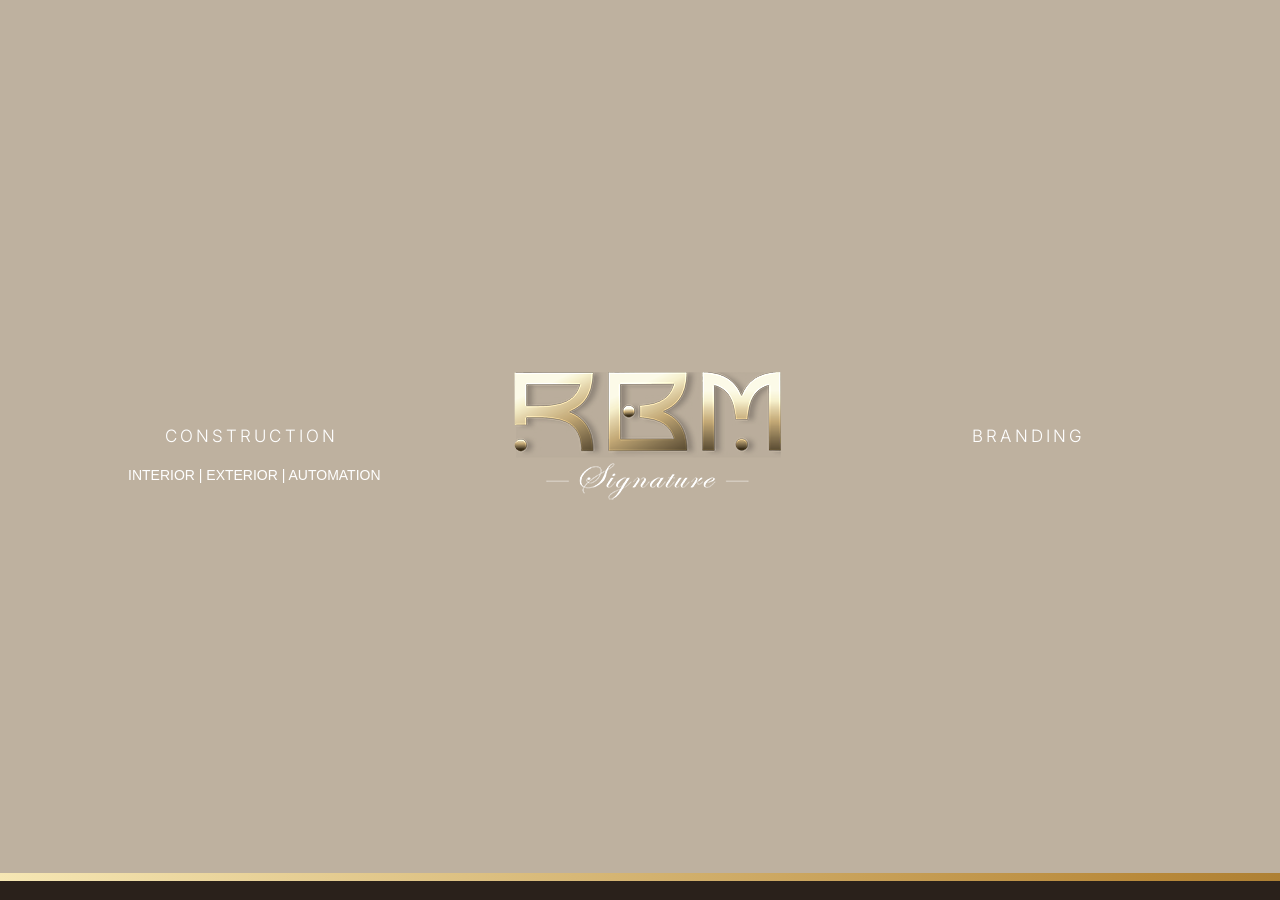
<file: rbn_site_2/rbm/index.html>
<!doctype html>
<html lang="en">
  <head>
    <meta charset="utf-8" />
    <meta name="viewport" content="width=device-width, initial-scale=1" />
    <meta name="description" content="Choose Construction or Branding at Goldean Creative Studio." />
    <meta property="og:title" content="Goldean Creative Studio — Construction & Branding" />
    <meta property="og:description" content="Choose Construction or Branding at Goldean Creative Studio." />
    <meta property="og:type" content="website" />
    <meta name="twitter:card" content="summary_large_image" />
    <title>RBM — Construction &amp; Branding</title>
	<link rel="preconnect" href="https://fonts.googleapis.com">
<link rel="preconnect" href="https://fonts.gstatic.com" crossorigin>
<link href="https://fonts.googleapis.com/css2?family=Inter:wght@300&display=swap" rel="stylesheet">
        <link rel="stylesheet" href="css/styles1.css" />
<style>
.auto1{
   
    position: absolute;
    padding: 10%;
    margin-top: 6%;
    color: #fff;
    font-family: sans-serif;
    font-size: 14px;
	    z-index: -1;
}

.gate {
    position: relative;
    display: grid;
    min-height: 100vh;
    min-height: 97svh;
    overflow: hidden;

    grid-template-columns: minmax(0, 1fr) auto minmax(0, 1fr);
    align-items: center;
    gap: clamp(1rem, 4vw, 4rem);
    padding: clamp(1.25rem, 5vw, 4rem);
    background: #beb19f;
}
.gate__button {
    position: relative;
    min-width: 12rem;
    overflow: hidden;
    border: none;
    padding: 1.05rem 1.45rem;
    background: none;
    color:#ffffff;
    cursor: pointer;
	font-family: 'Inter', 'Helvetica Neue', Arial, sans-serif;
    font-weight: 300;
    font-size: 17px !important;
    letter-spacing: .18em;
    text-transform: uppercase;
    transition: color 400ms ease, box-shadow 400ms ease, background-color 400ms ease;
}
a {
  text-decoration: none;
  color: #f0d99e;
    font-weight: 600;
    font-style: normal;
}
a:hover{
color: #000;
}

</style>
  </head>
  <body>
    <main class="gate" aria-label="Goldean Creative Studio selection">
      <img class="gate__image" data-side="construction" src="assets/construction-scene.jpg" alt="" aria-hidden="true" />
      <img class="gate__image right" data-side="branding" src="assets/branding-scene.jpg" alt="" aria-hidden="true" />
	  
      <div class="gate__veil" aria-hidden="true"></div>

      <div class="gate__choice">
        <a href="index_main.html"><button class="gate__button" type="button" data-choice="construction" aria-pressed="false">
   Construction
 </button> </a>
 
 
      </div>

<div class="auto1"> <p>
   INTERIOR | EXTERIOR | AUTOMATION
 </p> </div>
 
      <section class="" aria-label="Goldean Creative Studio">
        <div class="" aria-hidden="true"><span class=""><a href="">
    <img src="assets/logo300.png" alt="RBM Logo">
  </a>
		<!-- <img class="gate__image" data-side="branding" src="assets/logo_25.png" alt="" width="120px" aria-hidden="true" /> --></span></div>
		
        <!-- <h1 class="brand__name">GOLDEAN</h1>
        <p class="brand__tagline">Creative Studio</p> -->
      </section>

      <div class="gate__choice">
        <button class="gate__button gate__button_right" type="button" data-choice="branding" aria-pressed="false">Branding</button>
      </div>
	  

    </main>
	 <div class="gold-line"></div>   
        <script src="js/jquery-3.7.1.min.js"></script>
    <script src="js/script.js"></script>
  </body>
</html>
</file>
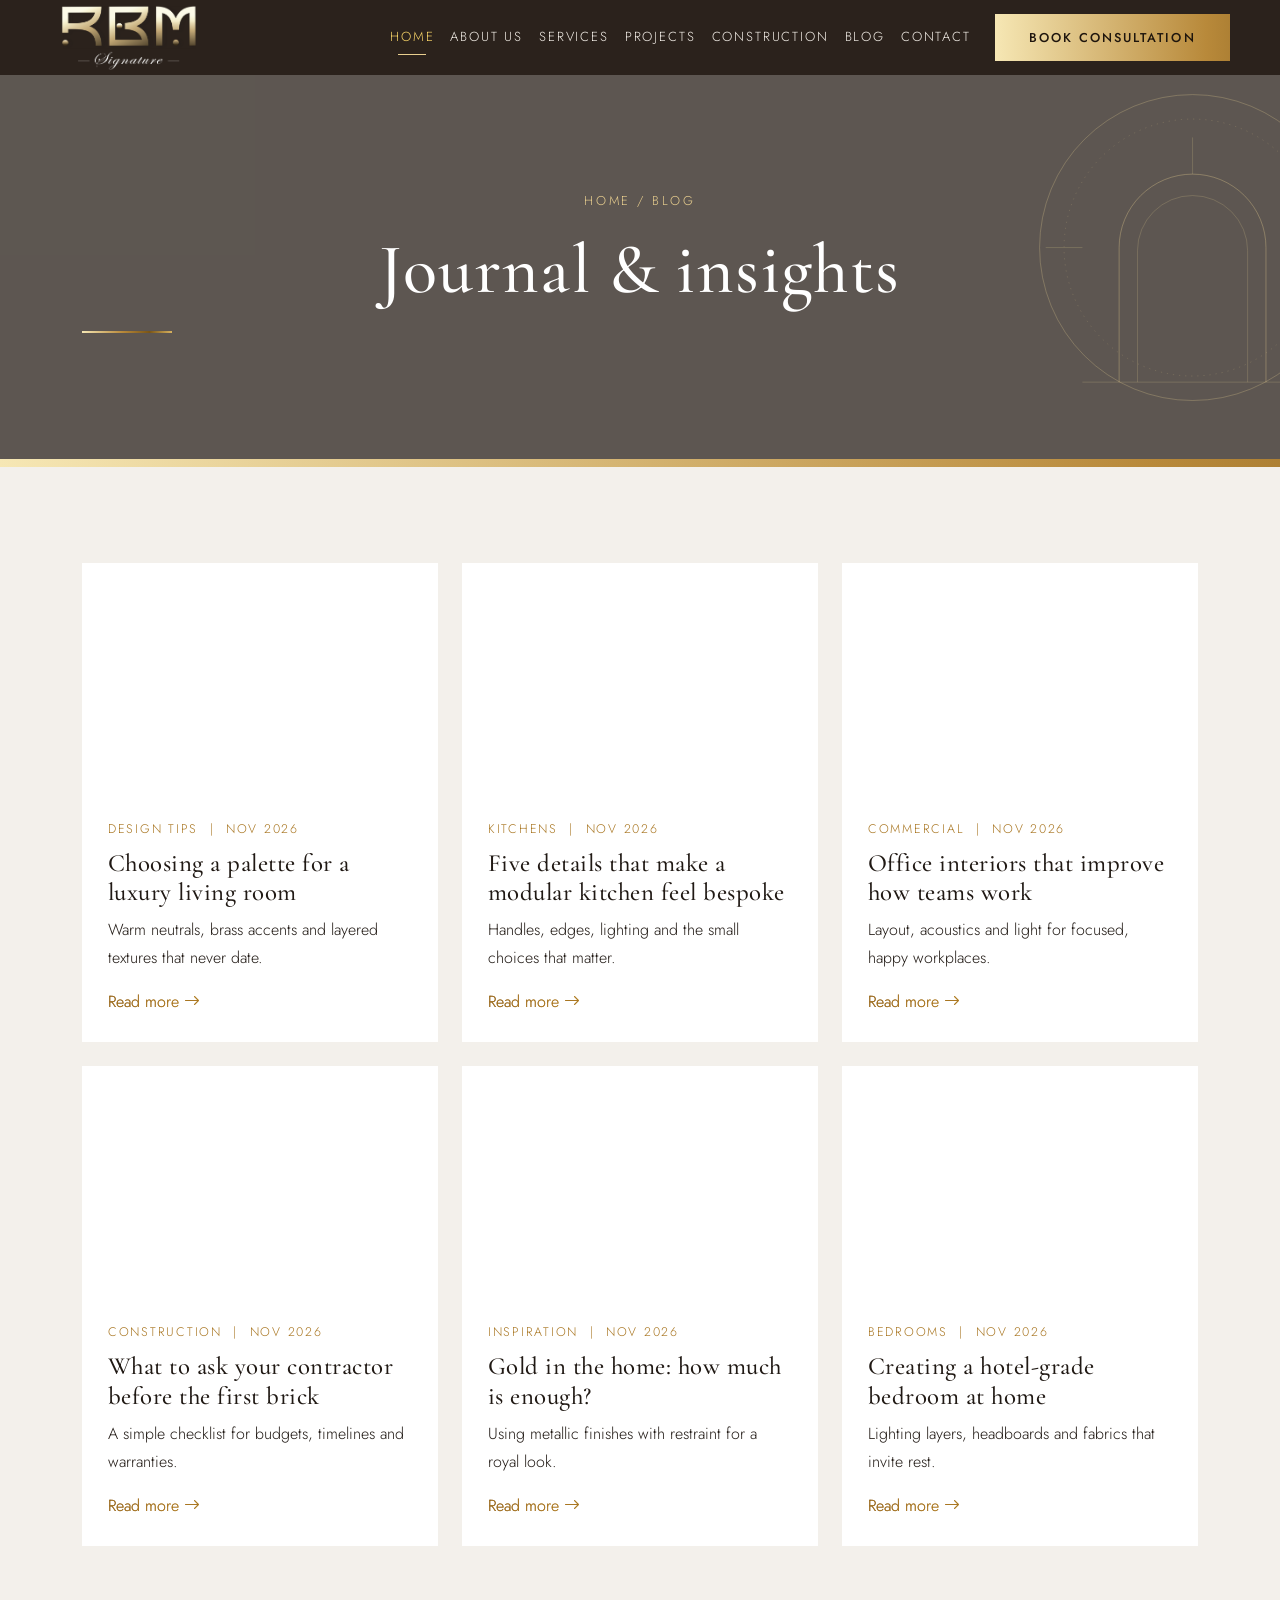
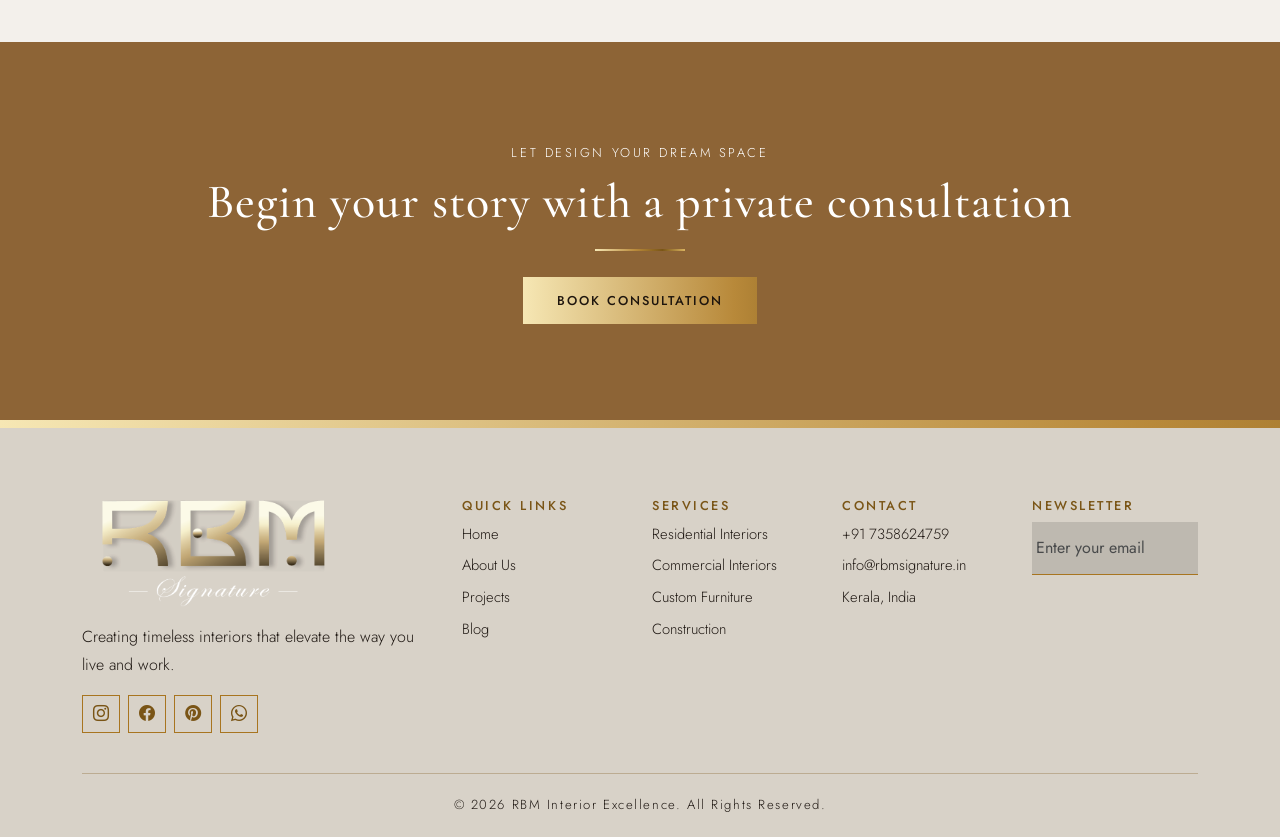
<file: rbn_site_2/rbm/blog.html>
<!DOCTYPE html><html lang="en"><head><meta charset="utf-8"><meta name="viewport" content="width=device-width,initial-scale=1">
<title>Blog | RBM Signature Interiors</title>
<link rel="preconnect" href="https://fonts.googleapis.com">
<link href="https://fonts.googleapis.com/css2?family=Cormorant+Garamond:wght@400;500;600&family=Jost:wght@300;400;500&display=swap" rel="stylesheet">
<link href="https://cdn.jsdelivr.net/npm/bootstrap@5.3.3/dist/css/bootstrap.min.css" rel="stylesheet">
<link href="https://cdn.jsdelivr.net/npm/bootstrap-icons@1.11.3/font/bootstrap-icons.min.css" rel="stylesheet">
<link href="css/style.css" rel="stylesheet">
<link href="assets/styles-CopN49s2.css" rel="stylesheet">
<style>
.form-control, .form-select {
    border-radius: 0;
    border: 0;
    border-bottom: 1px solid var(--gold);
    background: #0000001f;
    padding: 14px 4px;
}
.navbar-nav .nav-link.active, .navbar-nav .nav-link.show {
    color: #f9d568;
}

.navbar{
background-color:rgba(42,33,27,.96);
    padding: 5px 0;
}
.slide h1 {
    font-size: 3rem !important;
}

</style></head><body>

<nav class="navbar navbar-expand-lg fixed-top">

<div class="container" style="max-width: 94%;">
<!-- <a class="brand" href="index.html">RBM<small>Signature</small></a> --><a class="brand" href="index.html">
    <img src="css/logo.png" alt="Company Name Logo" width="150">
  </a>
<button class="navbar-toggler" data-bs-toggle="collapse" data-bs-target="#m" aria-label="Menu"><span class="navbar-toggler-icon"></span></button>
<div class="collapse navbar-collapse" id="m"><ul class="navbar-nav ms-auto align-items-lg-center"><li class="nav-item"><a class="nav-link active" href="index.html">Home</a></li><li class="nav-item"><a class="nav-link" href="about.html">About Us</a></li><li class="nav-item"><a class="nav-link" href="services.html">Services</a></li><li class="nav-item"><a class="nav-link" href="projects.html">Projects</a></li><li class="nav-item"><a class="nav-link" href="construction.html">Construction</a></li><li class="nav-item"><a class="nav-link" href="blog.html">Blog</a></li><li class="nav-item"><a class="nav-link" href="contact.html">Contact</a></li>
<li class="nav-item ms-lg-3 mt-3 mt-lg-0"><a class="btn btn-gold" href="contact.html">Book Consultation</a></li></ul></div></div></nav>

<header class="page-head" style="background-image:url(https://images.unsplash.com/photo-1600607687939-ce8a6c25118c?auto=format&fit=crop&w=1400&q=70)"><div class="container"><p class="crumb">Home / Blog</p><h1>Journal &amp; insights</h1><div class="divider"></div></div>
<div class="pointer-events-none absolute inset-0 -z-10" aria-hidden="true" data-tsd-source="/src/components/rbm/Hero.tsx:94:7"><span class="gold-dust bottom-0" style="left:0%;width:3px;height:3px;animation-duration:9s;animation-delay:0s" data-tsd-source="/src/components/rbm/Hero.tsx:96:11"></span>
<span class="gold-dust bottom-0" style="left:53%;width:4px;height:4px;animation-duration:12s;animation-delay:1.3s" data-tsd-source="/src/components/rbm/Hero.tsx:96:11"></span><span class="gold-dust bottom-0" style="left:6%;width:5px;height:5px;animation-duration:15s;animation-delay:2.6s" data-tsd-source="/src/components/rbm/Hero.tsx:96:11"></span><span class="gold-dust bottom-0" style="left:59%;width:6px;height:6px;animation-duration:9s;animation-delay:3.9000000000000004s" data-tsd-source="/src/components/rbm/Hero.tsx:96:11"></span><span class="gold-dust bottom-0" style="left:12%;width:7px;height:7px;animation-duration:12s;animation-delay:5.2s" data-tsd-source="/src/components/rbm/Hero.tsx:96:11"></span><span class="gold-dust bottom-0" style="left:65%;width:8px;height:8px;animation-duration:15s;animation-delay:6.5s" data-tsd-source="/src/components/rbm/Hero.tsx:96:11"></span><span class="gold-dust bottom-0" style="left:18%;width:3px;height:3px;animation-duration:9s;animation-delay:7.800000000000001s" data-tsd-source="/src/components/rbm/Hero.tsx:96:11"></span><span class="gold-dust bottom-0" style="left:71%;width:4px;height:4px;animation-duration:12s;animation-delay:9.1s" data-tsd-source="/src/components/rbm/Hero.tsx:96:11"></span><span class="gold-dust bottom-0" style="left:24%;width:5px;height:5px;animation-duration:15s;animation-delay:0.40000000000000036s" data-tsd-source="/src/components/rbm/Hero.tsx:96:11"></span><span class="gold-dust bottom-0" style="left:77%;width:6px;height:6px;animation-duration:9s;animation-delay:1.700000000000001s" data-tsd-source="/src/components/rbm/Hero.tsx:96:11"></span><span class="gold-dust bottom-0" style="left:30%;width:7px;height:7px;animation-duration:12s;animation-delay:3s" data-tsd-source="/src/components/rbm/Hero.tsx:96:11"></span><span class="gold-dust bottom-0" style="left:83%;width:8px;height:8px;animation-duration:15s;animation-delay:4.300000000000001s" data-tsd-source="/src/components/rbm/Hero.tsx:96:11"></span><span class="gold-dust bottom-0" style="left:36%;width:3px;height:3px;animation-duration:9s;animation-delay:5.600000000000001s" data-tsd-source="/src/components/rbm/Hero.tsx:96:11"></span><span class="gold-dust bottom-0" style="left:89%;width:4px;height:4px;animation-duration:12s;animation-delay:6.900000000000002s" data-tsd-source="/src/components/rbm/Hero.tsx:96:11"></span><span class="gold-dust bottom-0" style="left:42%;width:5px;height:5px;animation-duration:15s;animation-delay:8.2s" data-tsd-source="/src/components/rbm/Hero.tsx:96:11"></span><span class="gold-dust bottom-0" style="left:95%;width:6px;height:6px;animation-duration:9s;animation-delay:9.5s" data-tsd-source="/src/components/rbm/Hero.tsx:96:11"></span><span class="gold-dust bottom-0" style="left:48%;width:7px;height:7px;animation-duration:12s;animation-delay:0.8000000000000007s" data-tsd-source="/src/components/rbm/Hero.tsx:96:11"></span><span class="gold-dust bottom-0" style="left:1%;width:8px;height:8px;animation-duration:15s;animation-delay:2.1000000000000014s" data-tsd-source="/src/components/rbm/Hero.tsx:96:11"></span></div>

<svg viewBox="0 0 600 600" fill="none" class="draw-long is-visible pointer-events-none absolute -right-24 top-16 hidden h-[80%] text-gold-light/50 md:block" aria-hidden="true" data-tsd-source="/src/components/rbm/Hero.tsx:111:7"><g class="spin-slow" style="transform-box:fill-box" data-tsd-source="/src/components/rbm/Hero.tsx:117:9"><circle cx="300" cy="300" r="250" stroke="currentColor" stroke-width="0.8" pathLength="1" data-tsd-source="/src/components/rbm/Hero.tsx:118:11"></circle><circle cx="300" cy="300" r="210" stroke="currentColor" stroke-width="0.5" stroke-dasharray="2 8" data-tsd-source="/src/components/rbm/Hero.tsx:119:11"></circle></g><path d="M180 520V300a120 120 0 0 1 240 0v220" stroke="currentColor" stroke-width="1" pathLength="1" style="--draw-delay:0.6s" data-tsd-source="/src/components/rbm/Hero.tsx:121:9"></path><path d="M210 520V305a90 90 0 0 1 180 0v215" stroke="currentColor" stroke-width="0.6" pathLength="1" style="--draw-delay:1s" data-tsd-source="/src/components/rbm/Hero.tsx:122:9"></path><path d="M120 520h360M300 180v-60M60 300h60M480 300h60" stroke="currentColor" stroke-width="0.6" pathLength="1" style="--draw-delay:1.4s" data-tsd-source="/src/components/rbm/Hero.tsx:123:9"></path></svg>


</header><div class="gold-line"></div><section class="sec"><div class="container"><div class="row g-4"><div class="col-md-6 col-lg-4 rv"><article class="post"><div class="im" style="background-image:url(https://images.unsplash.com/photo-1618221195710-dd6b41faaea6?auto=format&fit=crop&w=800&q=70)"></div><div class="body"><div class="meta">DESIGN TIPS &nbsp;|&nbsp; NOV 2026</div><h4 class="mt-2">Choosing a palette for a luxury living room</h4><p>Warm neutrals, brass accents and layered textures that never date.</p><a class="text-gold" href="contact.html">Read more <i class="bi bi-arrow-right"></i></a></div></article></div><div class="col-md-6 col-lg-4 rv"><article class="post"><div class="im" style="background-image:url(https://images.unsplash.com/photo-1556909114-f6e7ad7d3136?auto=format&fit=crop&w=800&q=70)"></div><div class="body"><div class="meta">KITCHENS &nbsp;|&nbsp; NOV 2026</div><h4 class="mt-2">Five details that make a modular kitchen feel bespoke</h4><p>Handles, edges, lighting and the small choices that matter.</p><a class="text-gold" href="contact.html">Read more <i class="bi bi-arrow-right"></i></a></div></article></div><div class="col-md-6 col-lg-4 rv"><article class="post"><div class="im" style="background-image:url(https://images.unsplash.com/photo-1497366216548-37526070297c?auto=format&fit=crop&w=800&q=70)"></div><div class="body"><div class="meta">COMMERCIAL &nbsp;|&nbsp; NOV 2026</div><h4 class="mt-2">Office interiors that improve how teams work</h4><p>Layout, acoustics and light for focused, happy workplaces.</p><a class="text-gold" href="contact.html">Read more <i class="bi bi-arrow-right"></i></a></div></article></div><div class="col-md-6 col-lg-4 rv"><article class="post"><div class="im" style="background-image:url(https://images.unsplash.com/photo-1503387762-592deb58ef4e?auto=format&fit=crop&w=800&q=70)"></div><div class="body"><div class="meta">CONSTRUCTION &nbsp;|&nbsp; NOV 2026</div><h4 class="mt-2">What to ask your contractor before the first brick</h4><p>A simple checklist for budgets, timelines and warranties.</p><a class="text-gold" href="contact.html">Read more <i class="bi bi-arrow-right"></i></a></div></article></div><div class="col-md-6 col-lg-4 rv"><article class="post"><div class="im" style="background-image:url(https://images.unsplash.com/photo-1600607687939-ce8a6c25118c?auto=format&fit=crop&w=800&q=70)"></div><div class="body"><div class="meta">INSPIRATION &nbsp;|&nbsp; NOV 2026</div><h4 class="mt-2">Gold in the home: how much is enough?</h4><p>Using metallic finishes with restraint for a royal look.</p><a class="text-gold" href="contact.html">Read more <i class="bi bi-arrow-right"></i></a></div></article></div><div class="col-md-6 col-lg-4 rv"><article class="post"><div class="im" style="background-image:url(https://images.unsplash.com/photo-1600210492486-724fe5c67fb0?auto=format&fit=crop&w=800&q=70)"></div><div class="body"><div class="meta">BEDROOMS &nbsp;|&nbsp; NOV 2026</div><h4 class="mt-2">Creating a hotel-grade bedroom at home</h4><p>Lighting layers, headboards and fabrics that invite rest.</p><a class="text-gold" href="contact.html">Read more <i class="bi bi-arrow-right"></i></a></div></article></div></div></div></section><section class="sec-ink sec text-center"><div class="container rv"><span class="eyebrow">Let design your dream space</span><h2 class="mt-2 text-white">Begin your story with a private consultation</h2><div class="divider"></div><a class="btn btn-gold" href="contact.html">Book Consultation</a></div></section><div class="gold-line"></div>

<footer>
<div class="container"><div class="row g-4">
<div class="col-lg-4"><!-- <a class="brand" href="index.html" style="font-size:2.4rem">RBM<small>Signature</small></a> --><a class="brand" href="index.html">
    <img src="css/logo.png" alt="Company Name Logo" width="250">
  </a>
<p class="mt-3">Creating timeless interiors that elevate the way you live and work.</p>
<div class="social"><a href="#"><i class="bi bi-instagram"></i></a><a href="#"><i class="bi bi-facebook"></i></a><a href="#"><i class="bi bi-pinterest"></i></a><a href="#"><i class="bi bi-whatsapp"></i></a></div></div>
<div class="col-6 col-lg-2"><h6>Quick Links</h6><ul><li><a href="index.html">Home</a></li><li><a href="about.html">About Us</a></li><li><a href="projects.html">Projects</a></li><li><a href="blog.html">Blog</a></li></ul></div>
<div class="col-6 col-lg-2"><h6>Services</h6><ul><li><a href="services.html">Residential Interiors</a></li><li><a href="services.html">Commercial Interiors</a></li><li><a href="services.html">Custom Furniture</a></li><li><a href="construction.html">Construction</a></li></ul></div>
<div class="col-md-6 col-lg-2"><h6>Contact</h6><ul><li>+91 7358624759</li><li>info@rbmsignature.in</li><li>Kerala, India</li></ul></div>
<div class="col-md-6 col-lg-2"><h6>Newsletter</h6><form id="newsForm"><input class="form-control" type="email" placeholder="Enter your email" required></form></div>
</div><div class="copy text-center">&copy; 2026 RBM Interior Excellence. All Rights Reserved.</div></div>
</footer>

<script src="https://code.jquery.com/jquery-3.7.1.min.js"></script>
<script src="https://cdn.jsdelivr.net/npm/bootstrap@5.3.3/dist/js/bootstrap.bundle.min.js"></script>
<script src="js/main.js"></script></body></html>
</file>
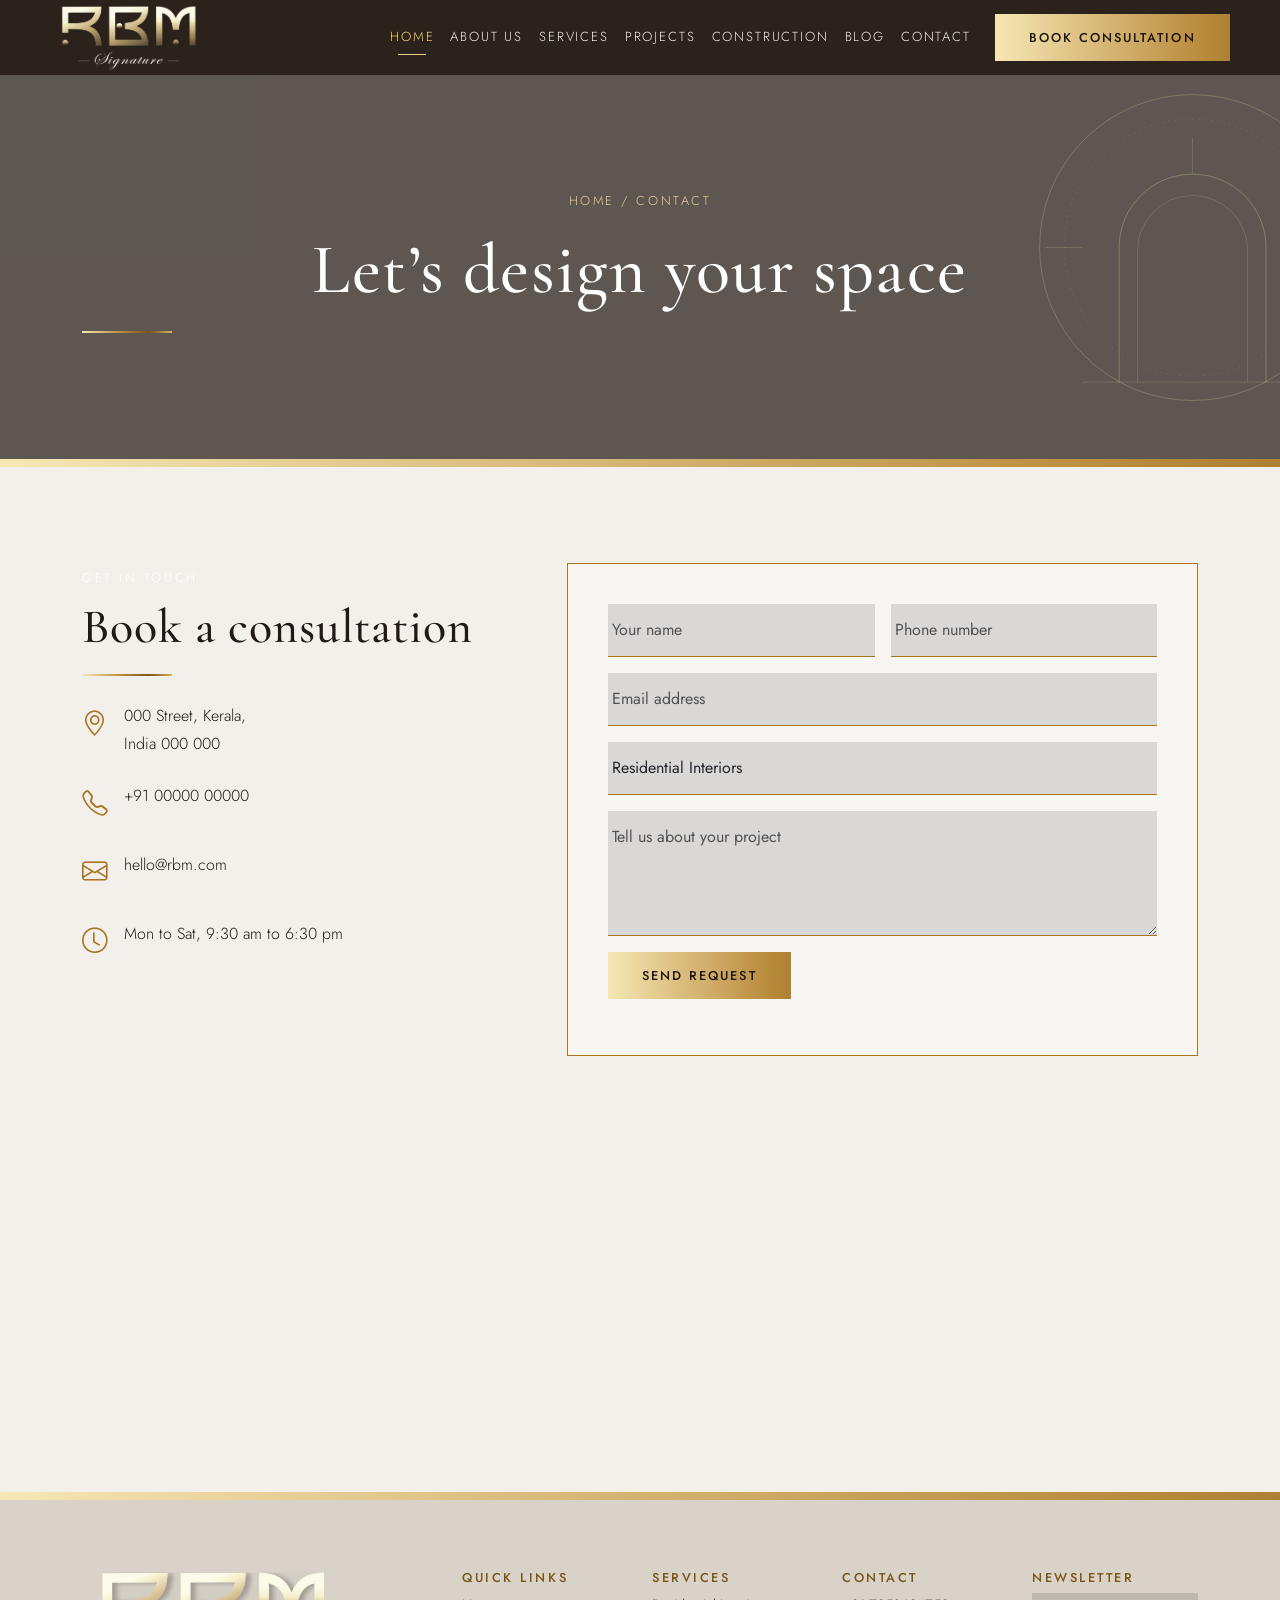
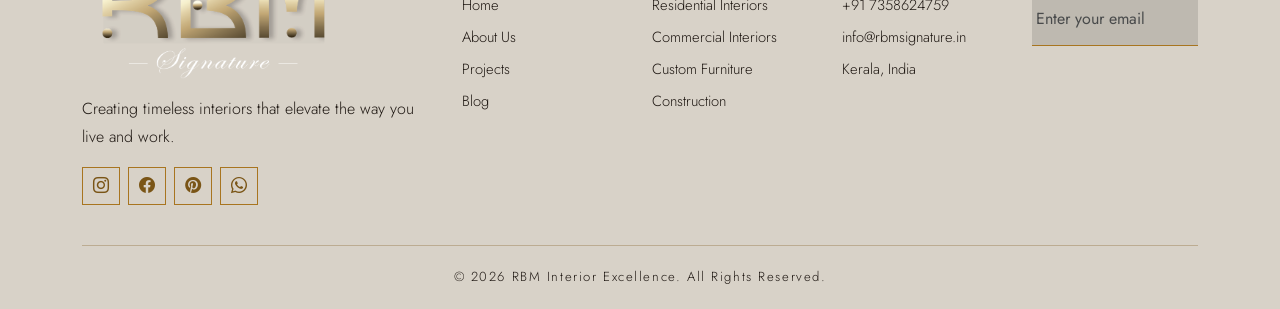
<file: rbn_site_2/rbm/contact.html>
<!DOCTYPE html><html lang="en"><head><meta charset="utf-8"><meta name="viewport" content="width=device-width,initial-scale=1">
<title>Contact | RBM Signature Interiors</title>
<link rel="preconnect" href="https://fonts.googleapis.com">
<link href="https://fonts.googleapis.com/css2?family=Cormorant+Garamond:wght@400;500;600&family=Jost:wght@300;400;500&display=swap" rel="stylesheet">
<link href="https://cdn.jsdelivr.net/npm/bootstrap@5.3.3/dist/css/bootstrap.min.css" rel="stylesheet">
<link href="https://cdn.jsdelivr.net/npm/bootstrap-icons@1.11.3/font/bootstrap-icons.min.css" rel="stylesheet">
<link href="css/style.css" rel="stylesheet">
<link href="assets/styles-CopN49s2.css" rel="stylesheet">
<style>
.form-control, .form-select {
    border-radius: 0;
    border: 0;
    border-bottom: 1px solid var(--gold);
    background: #0000001f;
    padding: 14px 4px;
}
.navbar-nav .nav-link.active, .navbar-nav .nav-link.show {
    color: #f9d568;
}

.navbar{
background-color:rgba(42,33,27,.96);
    padding: 5px 0;
}
.slide h1 {
    font-size: 3rem !important;
}

</style></head><body>

<nav class="navbar navbar-expand-lg fixed-top">

<div class="container" style="max-width: 94%;">
<!-- <a class="brand" href="index.html">RBM<small>Signature</small></a> --><a class="brand" href="index.html">
    <img src="css/logo.png" alt="Company Name Logo" width="150">
  </a>
<button class="navbar-toggler" data-bs-toggle="collapse" data-bs-target="#m" aria-label="Menu"><span class="navbar-toggler-icon"></span></button>
<div class="collapse navbar-collapse" id="m"><ul class="navbar-nav ms-auto align-items-lg-center"><li class="nav-item"><a class="nav-link active" href="index.html">Home</a></li><li class="nav-item"><a class="nav-link" href="about.html">About Us</a></li><li class="nav-item"><a class="nav-link" href="services.html">Services</a></li><li class="nav-item"><a class="nav-link" href="projects.html">Projects</a></li><li class="nav-item"><a class="nav-link" href="construction.html">Construction</a></li><li class="nav-item"><a class="nav-link" href="blog.html">Blog</a></li><li class="nav-item"><a class="nav-link" href="contact.html">Contact</a></li>
<li class="nav-item ms-lg-3 mt-3 mt-lg-0"><a class="btn btn-gold" href="contact.html">Book Consultation</a></li></ul></div></div></nav>

<header class="page-head" style="background-image:url(https://images.unsplash.com/photo-1600585154340-be6161a56a0c?auto=format&fit=crop&w=1400&q=70)"><div class="container"><p class="crumb">Home / Contact</p><h1>Let&rsquo;s design your space</h1><div class="divider"></div></div>
<div class="pointer-events-none absolute inset-0 -z-10" aria-hidden="true" data-tsd-source="/src/components/rbm/Hero.tsx:94:7"><span class="gold-dust bottom-0" style="left:0%;width:3px;height:3px;animation-duration:9s;animation-delay:0s" data-tsd-source="/src/components/rbm/Hero.tsx:96:11"></span>
<span class="gold-dust bottom-0" style="left:53%;width:4px;height:4px;animation-duration:12s;animation-delay:1.3s" data-tsd-source="/src/components/rbm/Hero.tsx:96:11"></span><span class="gold-dust bottom-0" style="left:6%;width:5px;height:5px;animation-duration:15s;animation-delay:2.6s" data-tsd-source="/src/components/rbm/Hero.tsx:96:11"></span><span class="gold-dust bottom-0" style="left:59%;width:6px;height:6px;animation-duration:9s;animation-delay:3.9000000000000004s" data-tsd-source="/src/components/rbm/Hero.tsx:96:11"></span><span class="gold-dust bottom-0" style="left:12%;width:7px;height:7px;animation-duration:12s;animation-delay:5.2s" data-tsd-source="/src/components/rbm/Hero.tsx:96:11"></span><span class="gold-dust bottom-0" style="left:65%;width:8px;height:8px;animation-duration:15s;animation-delay:6.5s" data-tsd-source="/src/components/rbm/Hero.tsx:96:11"></span><span class="gold-dust bottom-0" style="left:18%;width:3px;height:3px;animation-duration:9s;animation-delay:7.800000000000001s" data-tsd-source="/src/components/rbm/Hero.tsx:96:11"></span><span class="gold-dust bottom-0" style="left:71%;width:4px;height:4px;animation-duration:12s;animation-delay:9.1s" data-tsd-source="/src/components/rbm/Hero.tsx:96:11"></span><span class="gold-dust bottom-0" style="left:24%;width:5px;height:5px;animation-duration:15s;animation-delay:0.40000000000000036s" data-tsd-source="/src/components/rbm/Hero.tsx:96:11"></span><span class="gold-dust bottom-0" style="left:77%;width:6px;height:6px;animation-duration:9s;animation-delay:1.700000000000001s" data-tsd-source="/src/components/rbm/Hero.tsx:96:11"></span><span class="gold-dust bottom-0" style="left:30%;width:7px;height:7px;animation-duration:12s;animation-delay:3s" data-tsd-source="/src/components/rbm/Hero.tsx:96:11"></span><span class="gold-dust bottom-0" style="left:83%;width:8px;height:8px;animation-duration:15s;animation-delay:4.300000000000001s" data-tsd-source="/src/components/rbm/Hero.tsx:96:11"></span><span class="gold-dust bottom-0" style="left:36%;width:3px;height:3px;animation-duration:9s;animation-delay:5.600000000000001s" data-tsd-source="/src/components/rbm/Hero.tsx:96:11"></span><span class="gold-dust bottom-0" style="left:89%;width:4px;height:4px;animation-duration:12s;animation-delay:6.900000000000002s" data-tsd-source="/src/components/rbm/Hero.tsx:96:11"></span><span class="gold-dust bottom-0" style="left:42%;width:5px;height:5px;animation-duration:15s;animation-delay:8.2s" data-tsd-source="/src/components/rbm/Hero.tsx:96:11"></span><span class="gold-dust bottom-0" style="left:95%;width:6px;height:6px;animation-duration:9s;animation-delay:9.5s" data-tsd-source="/src/components/rbm/Hero.tsx:96:11"></span><span class="gold-dust bottom-0" style="left:48%;width:7px;height:7px;animation-duration:12s;animation-delay:0.8000000000000007s" data-tsd-source="/src/components/rbm/Hero.tsx:96:11"></span><span class="gold-dust bottom-0" style="left:1%;width:8px;height:8px;animation-duration:15s;animation-delay:2.1000000000000014s" data-tsd-source="/src/components/rbm/Hero.tsx:96:11"></span></div>

<svg viewBox="0 0 600 600" fill="none" class="draw-long is-visible pointer-events-none absolute -right-24 top-16 hidden h-[80%] text-gold-light/50 md:block" aria-hidden="true" data-tsd-source="/src/components/rbm/Hero.tsx:111:7"><g class="spin-slow" style="transform-box:fill-box" data-tsd-source="/src/components/rbm/Hero.tsx:117:9"><circle cx="300" cy="300" r="250" stroke="currentColor" stroke-width="0.8" pathLength="1" data-tsd-source="/src/components/rbm/Hero.tsx:118:11"></circle><circle cx="300" cy="300" r="210" stroke="currentColor" stroke-width="0.5" stroke-dasharray="2 8" data-tsd-source="/src/components/rbm/Hero.tsx:119:11"></circle></g><path d="M180 520V300a120 120 0 0 1 240 0v220" stroke="currentColor" stroke-width="1" pathLength="1" style="--draw-delay:0.6s" data-tsd-source="/src/components/rbm/Hero.tsx:121:9"></path><path d="M210 520V305a90 90 0 0 1 180 0v215" stroke="currentColor" stroke-width="0.6" pathLength="1" style="--draw-delay:1s" data-tsd-source="/src/components/rbm/Hero.tsx:122:9"></path><path d="M120 520h360M300 180v-60M60 300h60M480 300h60" stroke="currentColor" stroke-width="0.6" pathLength="1" style="--draw-delay:1.4s" data-tsd-source="/src/components/rbm/Hero.tsx:123:9"></path></svg>


</header><div class="gold-line"></div>
<section class="sec"><div class="container"><div class="row g-5"><div class="col-lg-5 rv"><div class=" rv"><span class="eyebrow">Get in touch</span><h2 class="mt-2">Book a consultation</h2><div class="divider"></div></div>
<div class="info d-flex mb-4"><i class="bi bi-geo-alt"></i><div>000 Street, Kerala,<br>India 000 000</div></div>
<div class="info d-flex mb-4"><i class="bi bi-telephone"></i><div>+91 00000 00000</div></div>
<div class="info d-flex mb-4"><i class="bi bi-envelope"></i><div>hello@rbm.com</div></div>
<div class="info d-flex"><i class="bi bi-clock"></i><div>Mon to Sat, 9:30 am to 6:30 pm</div></div></div>
<div class="col-lg-7 rv"><div class="cta-box"><form id="contactForm"><div class="row g-3">
<div class="col-md-6"><input class="form-control" placeholder="Your name" required></div><div class="col-md-6"><input class="form-control" type="tel" placeholder="Phone number" required></div>
<div class="col-12"><input class="form-control" type="email" placeholder="Email address" required></div>
<div class="col-12"><select class="form-select"><option>Residential Interiors</option><option>Commercial Interiors</option><option>Custom Furniture</option><option>Construction</option></select></div>
<div class="col-12"><textarea class="form-control" rows="4" placeholder="Tell us about your project"></textarea></div>
<div class="col-12"><button class="btn btn-gold" type="submit">Send request</button><p id="formNote" class="mt-3 text-gold mb-0"></p></div></div></form></div></div></div></div></section>
<iframe title="Map" style="border:0;width:100%;height:340px;filter:sepia(.5)" loading="lazy" src="https://www.google.com/maps?q=Kerala,India&output=embed"></iframe><div class="gold-line"></div>

<footer>
<div class="container"><div class="row g-4">
<div class="col-lg-4"><!-- <a class="brand" href="index.html" style="font-size:2.4rem">RBM<small>Signature</small></a> --><a class="brand" href="index.html">
    <img src="css/logo.png" alt="Company Name Logo" width="250">
  </a>
<p class="mt-3">Creating timeless interiors that elevate the way you live and work.</p>
<div class="social"><a href="#"><i class="bi bi-instagram"></i></a><a href="#"><i class="bi bi-facebook"></i></a><a href="#"><i class="bi bi-pinterest"></i></a><a href="#"><i class="bi bi-whatsapp"></i></a></div></div>
<div class="col-6 col-lg-2"><h6>Quick Links</h6><ul><li><a href="index.html">Home</a></li><li><a href="about.html">About Us</a></li><li><a href="projects.html">Projects</a></li><li><a href="blog.html">Blog</a></li></ul></div>
<div class="col-6 col-lg-2"><h6>Services</h6><ul><li><a href="services.html">Residential Interiors</a></li><li><a href="services.html">Commercial Interiors</a></li><li><a href="services.html">Custom Furniture</a></li><li><a href="construction.html">Construction</a></li></ul></div>
<div class="col-md-6 col-lg-2"><h6>Contact</h6><ul><li>+91 7358624759</li><li>info@rbmsignature.in</li><li>Kerala, India</li></ul></div>
<div class="col-md-6 col-lg-2"><h6>Newsletter</h6><form id="newsForm"><input class="form-control" type="email" placeholder="Enter your email" required></form></div>
</div><div class="copy text-center">&copy; 2026 RBM Interior Excellence. All Rights Reserved.</div></div>
</footer>


<button id="toTop" aria-label="Back to top"><i class="bi bi-chevron-up"></i></button>
<script src="https://code.jquery.com/jquery-3.7.1.min.js"></script>
<script src="https://cdn.jsdelivr.net/npm/bootstrap@5.3.3/dist/js/bootstrap.bundle.min.js"></script>
<script src="js/main.js"></script></body></html>
</file>
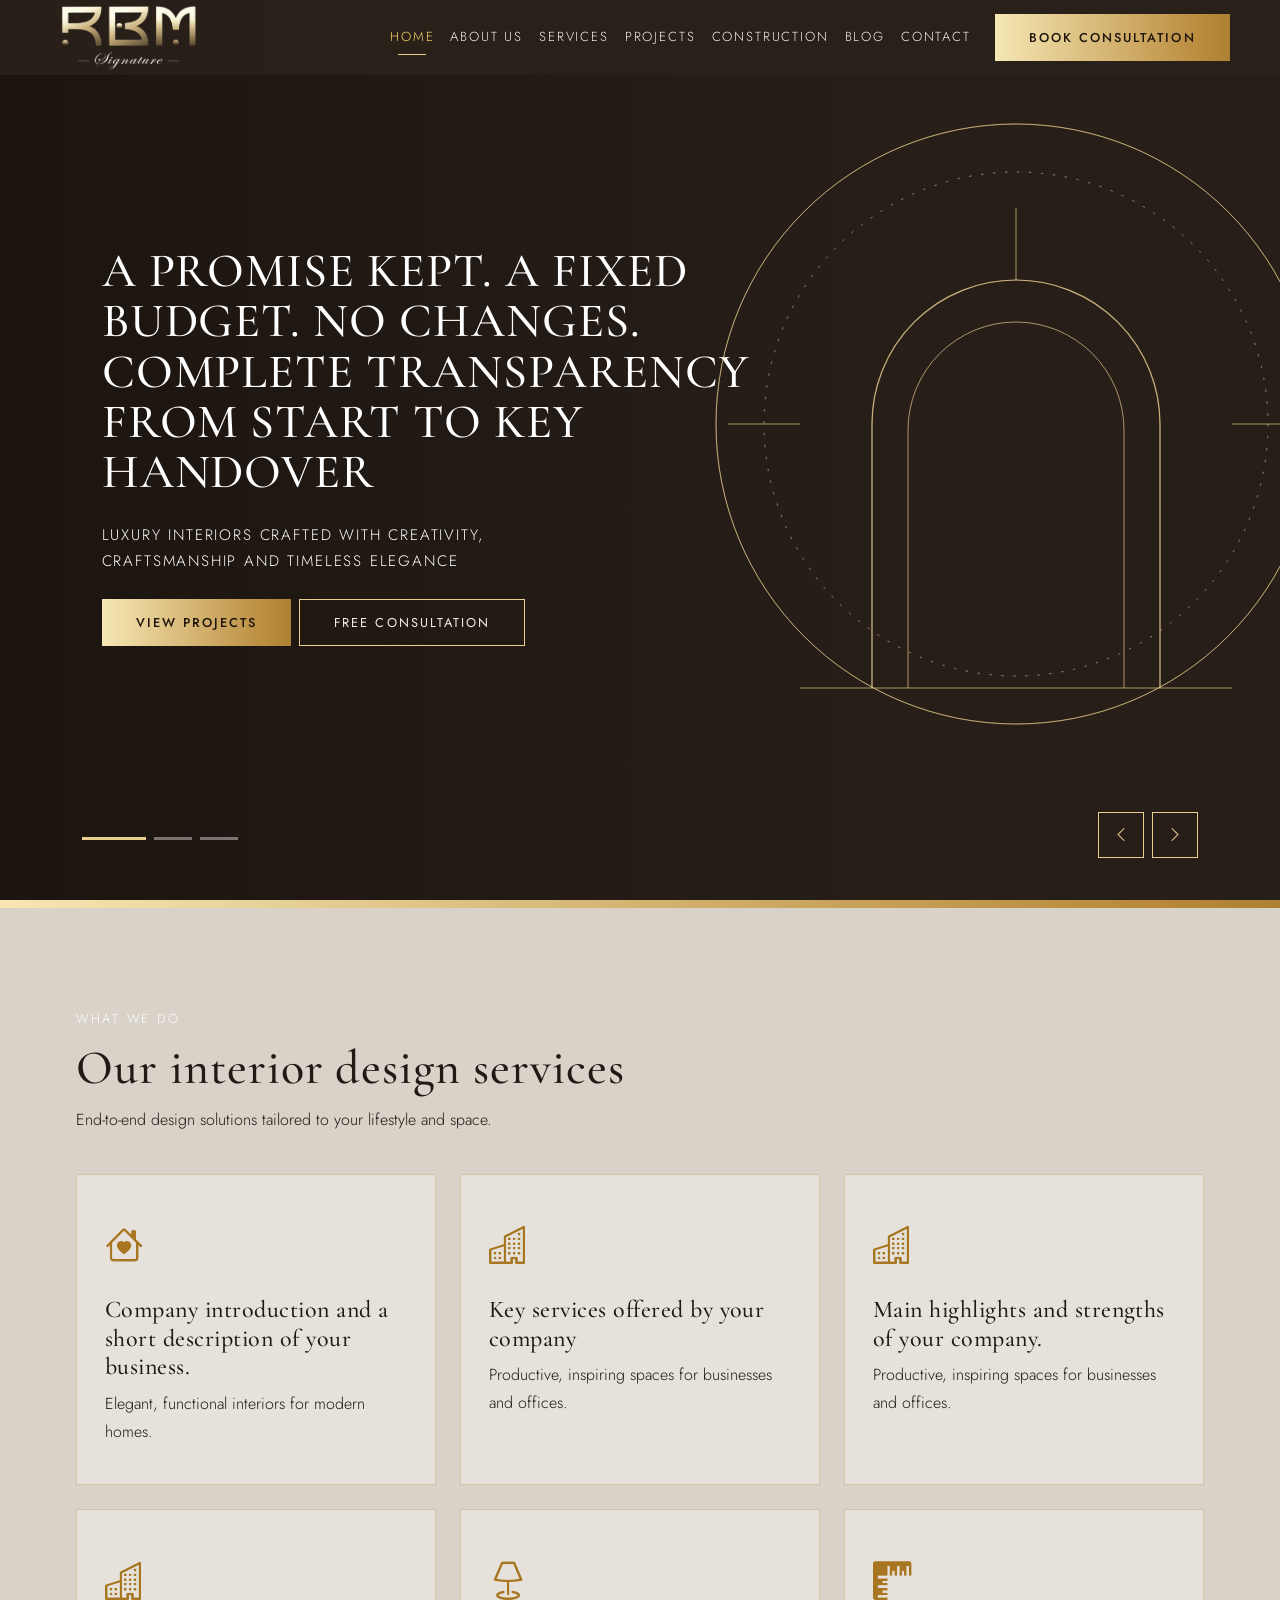
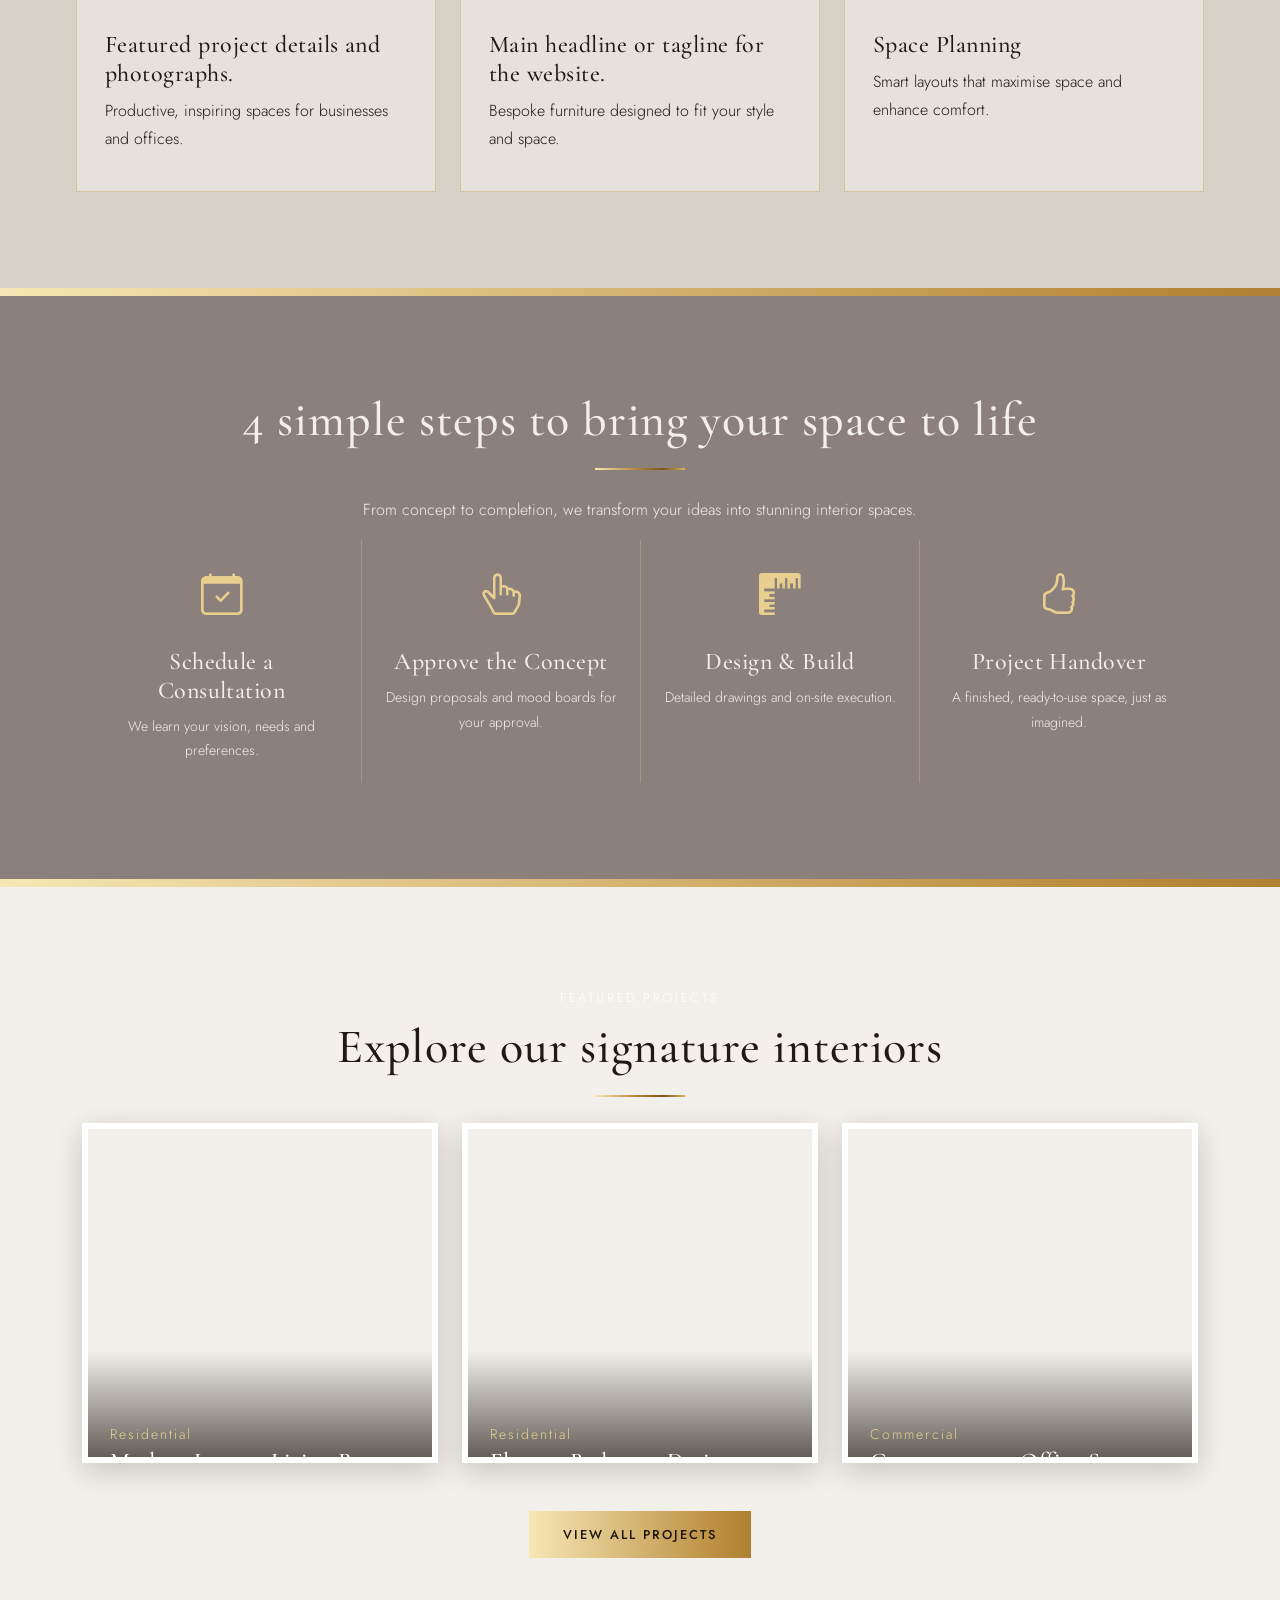
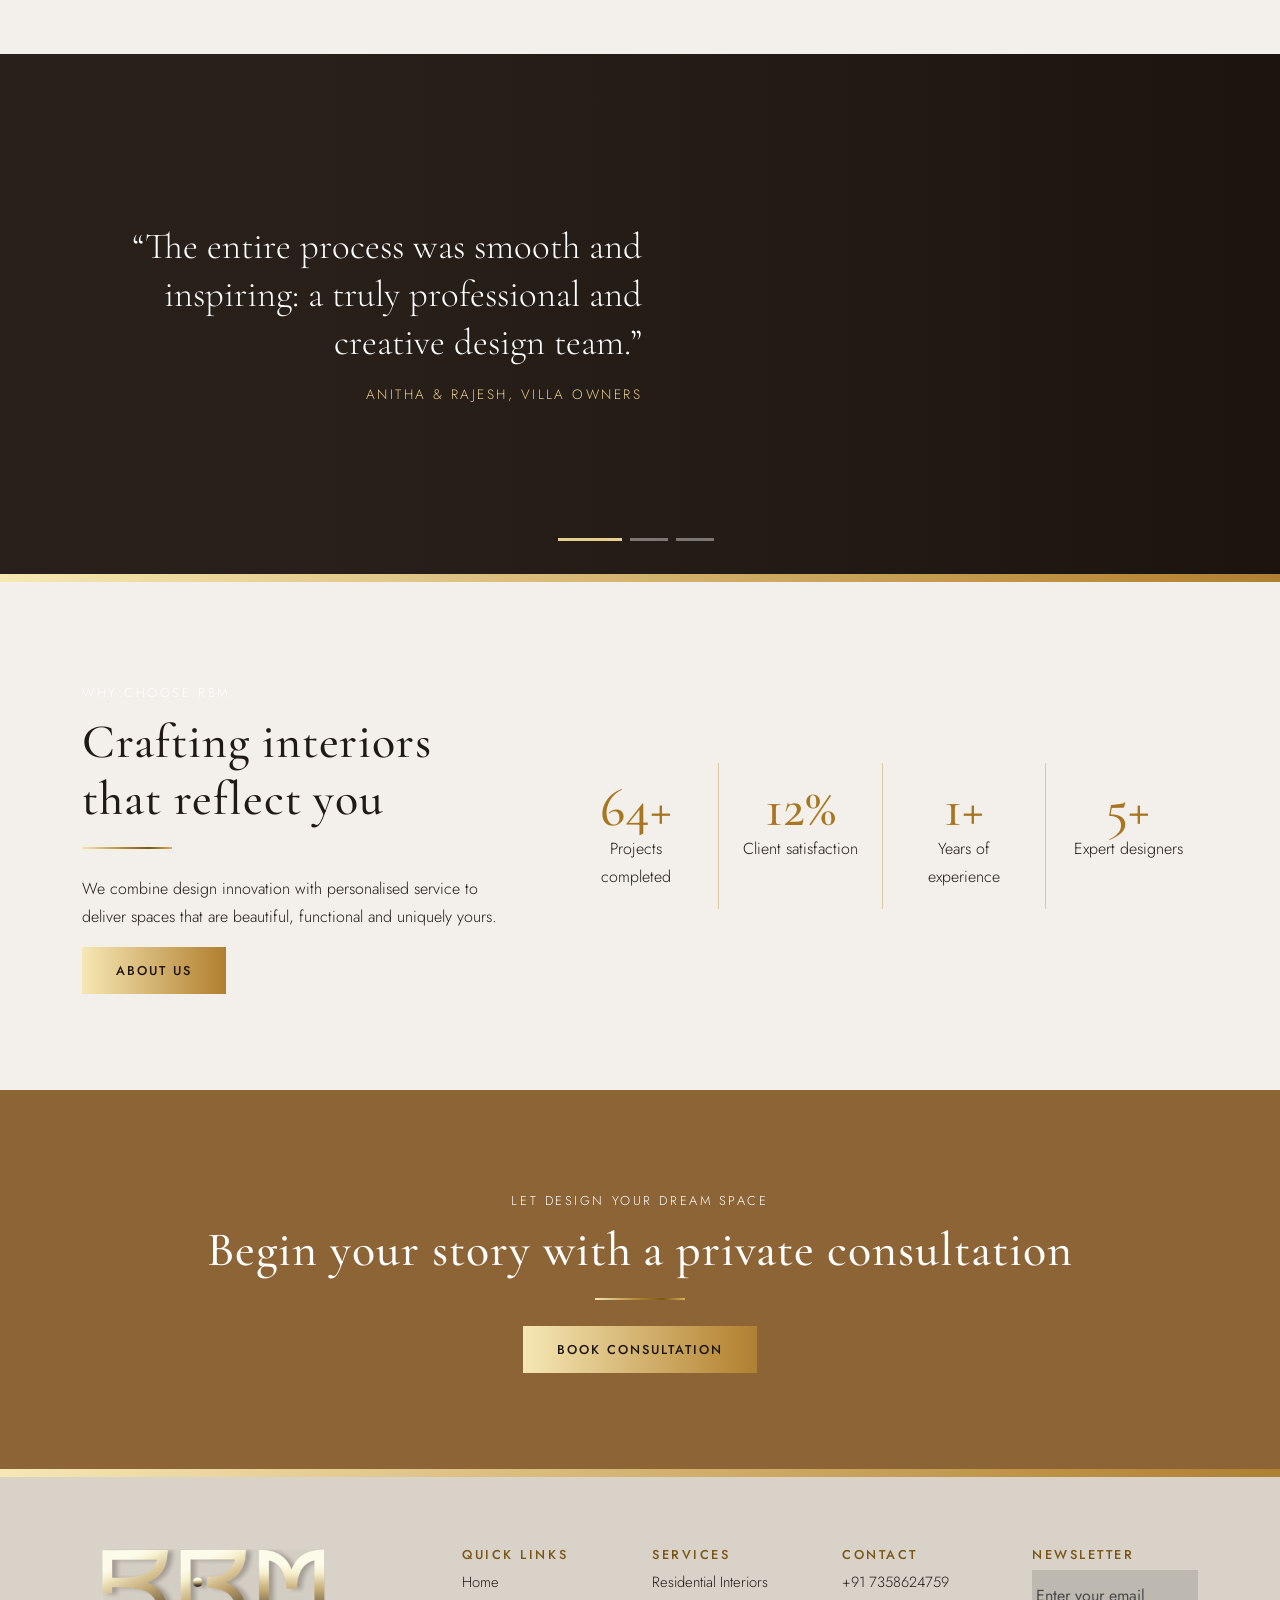
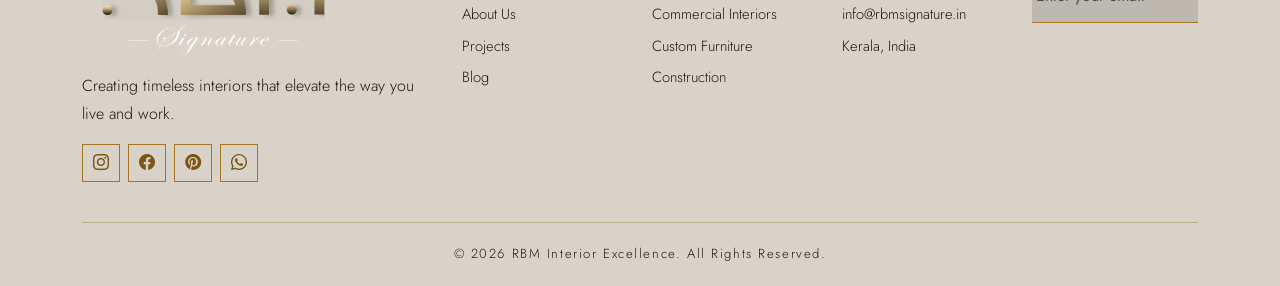
<file: rbn_site_2/rbm/index_main.html>
<!DOCTYPE html><html lang="en">

<head><meta charset="utf-8"><meta name="viewport" content="width=device-width,initial-scale=1">
<title>Home | RBM Signature Interiors</title>
<link rel="preconnect" href="https://fonts.googleapis.com">
<link href="https://fonts.googleapis.com/css2?family=Cormorant+Garamond:wght@400;500;600&family=Jost:wght@300;400;500&display=swap" rel="stylesheet">
<link href="https://cdn.jsdelivr.net/npm/bootstrap@5.3.3/dist/css/bootstrap.min.css" rel="stylesheet">
<link href="https://cdn.jsdelivr.net/npm/bootstrap-icons@1.11.3/font/bootstrap-icons.min.css" rel="stylesheet">
<link href="css/style.css" rel="stylesheet">
<link href="assets/styles-CopN49s2.css" rel="stylesheet">

<style>
.hero-rise {
    opacity: 0;
    animation: 1.3s cubic-bezier(.2, .7, .2, 1) forwards hero-rise;
    animation-delay: var(--rise-delay, 0s);
    color: #fff;
}
.form-control, .form-select {
    border-radius: 0;
    border: 0;
    border-bottom: 1px solid var(--gold);
    background: #0000001f;
    padding: 14px 4px;
}
.navbar-nav .nav-link.active, .navbar-nav .nav-link.show {
    color: #f9d568;
}

.navbar{
background-color:rgba(42,33,27,.96);
    padding: 5px 0;
}
.slide h1 {
    font-size: 3rem !important;
}

</style>
</head><body>

<nav class="navbar navbar-expand-lg fixed-top">

<div class="container" style="max-width: 94%;">
<!-- <a class="brand" href="index.html">RBM<small>Signature</small></a> --><a class="brand" href="index.html">
    <img src="css/logo.png" alt="Company Name Logo" width="150">
  </a>
<button class="navbar-toggler" data-bs-toggle="collapse" data-bs-target="#m" aria-label="Menu"><span class="navbar-toggler-icon"></span></button>
<div class="collapse navbar-collapse" id="m"><ul class="navbar-nav ms-auto align-items-lg-center"><li class="nav-item"><a class="nav-link active" href="index.html">Home</a></li><li class="nav-item"><a class="nav-link" href="about.html">About Us</a></li><li class="nav-item"><a class="nav-link" href="services.html">Services</a></li><li class="nav-item"><a class="nav-link" href="projects.html">Projects</a></li><li class="nav-item"><a class="nav-link" href="construction.html">Construction</a></li><li class="nav-item"><a class="nav-link" href="blog.html">Blog</a></li><li class="nav-item"><a class="nav-link" href="contact.html">Contact</a></li>
<li class="nav-item ms-lg-3 mt-3 mt-lg-0"><a class="btn btn-gold" href="contact.html">Book Consultation</a></li></ul></div></div></nav>

<section class="hero" data-slider="6500">
<div class="slide" data-item style="background-image:url(https://images.unsplash.com/photo-1618221195710-dd6b41faaea6?auto=format&fit=crop&w=1800&q=70)">


<div class="container" style="max-width: 86%;"><div class="row">
<div class="col-lg-8">
<!-- <span class="eyebrow reveal-line d-block mb-3 text-white-50">RBM Signature Interiors</span> -->
<h1 class="reveal-line">A PROMISE KEPT.
A FIXED BUDGET. NO CHANGES.
COMPLETE TRANSPARENCY FROM START TO KEY HANDOVER
</h1>
<p class="lead mt-4 reveal-line">Luxury interiors crafted with creativity, craftsmanship and timeless elegance</p>
<div class="reveal-line mt-4"><a class="btn btn-gold me-2 mb-2" href="projects.html">View Projects</a><a class="btn btn-line mb-2" href="contact.html">Free Consultation</a></div></div></div></div></div>

<div class="pointer-events-none absolute inset-0 -z-10" aria-hidden="true" data-tsd-source="/src/components/rbm/Hero.tsx:94:7"><span class="gold-dust bottom-0" style="left:0%;width:3px;height:3px;animation-duration:9s;animation-delay:0s" data-tsd-source="/src/components/rbm/Hero.tsx:96:11"></span>
<span class="gold-dust bottom-0" style="left:53%;width:4px;height:4px;animation-duration:12s;animation-delay:1.3s" data-tsd-source="/src/components/rbm/Hero.tsx:96:11"></span><span class="gold-dust bottom-0" style="left:6%;width:5px;height:5px;animation-duration:15s;animation-delay:2.6s" data-tsd-source="/src/components/rbm/Hero.tsx:96:11"></span><span class="gold-dust bottom-0" style="left:59%;width:6px;height:6px;animation-duration:9s;animation-delay:3.9000000000000004s" data-tsd-source="/src/components/rbm/Hero.tsx:96:11"></span><span class="gold-dust bottom-0" style="left:12%;width:7px;height:7px;animation-duration:12s;animation-delay:5.2s" data-tsd-source="/src/components/rbm/Hero.tsx:96:11"></span><span class="gold-dust bottom-0" style="left:65%;width:8px;height:8px;animation-duration:15s;animation-delay:6.5s" data-tsd-source="/src/components/rbm/Hero.tsx:96:11"></span><span class="gold-dust bottom-0" style="left:18%;width:3px;height:3px;animation-duration:9s;animation-delay:7.800000000000001s" data-tsd-source="/src/components/rbm/Hero.tsx:96:11"></span><span class="gold-dust bottom-0" style="left:71%;width:4px;height:4px;animation-duration:12s;animation-delay:9.1s" data-tsd-source="/src/components/rbm/Hero.tsx:96:11"></span><span class="gold-dust bottom-0" style="left:24%;width:5px;height:5px;animation-duration:15s;animation-delay:0.40000000000000036s" data-tsd-source="/src/components/rbm/Hero.tsx:96:11"></span><span class="gold-dust bottom-0" style="left:77%;width:6px;height:6px;animation-duration:9s;animation-delay:1.700000000000001s" data-tsd-source="/src/components/rbm/Hero.tsx:96:11"></span><span class="gold-dust bottom-0" style="left:30%;width:7px;height:7px;animation-duration:12s;animation-delay:3s" data-tsd-source="/src/components/rbm/Hero.tsx:96:11"></span><span class="gold-dust bottom-0" style="left:83%;width:8px;height:8px;animation-duration:15s;animation-delay:4.300000000000001s" data-tsd-source="/src/components/rbm/Hero.tsx:96:11"></span><span class="gold-dust bottom-0" style="left:36%;width:3px;height:3px;animation-duration:9s;animation-delay:5.600000000000001s" data-tsd-source="/src/components/rbm/Hero.tsx:96:11"></span><span class="gold-dust bottom-0" style="left:89%;width:4px;height:4px;animation-duration:12s;animation-delay:6.900000000000002s" data-tsd-source="/src/components/rbm/Hero.tsx:96:11"></span><span class="gold-dust bottom-0" style="left:42%;width:5px;height:5px;animation-duration:15s;animation-delay:8.2s" data-tsd-source="/src/components/rbm/Hero.tsx:96:11"></span><span class="gold-dust bottom-0" style="left:95%;width:6px;height:6px;animation-duration:9s;animation-delay:9.5s" data-tsd-source="/src/components/rbm/Hero.tsx:96:11"></span><span class="gold-dust bottom-0" style="left:48%;width:7px;height:7px;animation-duration:12s;animation-delay:0.8000000000000007s" data-tsd-source="/src/components/rbm/Hero.tsx:96:11"></span><span class="gold-dust bottom-0" style="left:1%;width:8px;height:8px;animation-duration:15s;animation-delay:2.1000000000000014s" data-tsd-source="/src/components/rbm/Hero.tsx:96:11"></span></div>

<svg viewBox="0 0 600 600" fill="none" class="draw-long is-visible pointer-events-none absolute -right-24 top-16 hidden h-[80%] text-gold-light/50 md:block" aria-hidden="true" data-tsd-source="/src/components/rbm/Hero.tsx:111:7"><g class="spin-slow" style="transform-box:fill-box" data-tsd-source="/src/components/rbm/Hero.tsx:117:9"><circle cx="300" cy="300" r="250" stroke="currentColor" stroke-width="0.8" pathLength="1" data-tsd-source="/src/components/rbm/Hero.tsx:118:11"></circle><circle cx="300" cy="300" r="210" stroke="currentColor" stroke-width="0.5" stroke-dasharray="2 8" data-tsd-source="/src/components/rbm/Hero.tsx:119:11"></circle></g><path d="M180 520V300a120 120 0 0 1 240 0v220" stroke="currentColor" stroke-width="1" pathLength="1" style="--draw-delay:0.6s" data-tsd-source="/src/components/rbm/Hero.tsx:121:9"></path><path d="M210 520V305a90 90 0 0 1 180 0v215" stroke="currentColor" stroke-width="0.6" pathLength="1" style="--draw-delay:1s" data-tsd-source="/src/components/rbm/Hero.tsx:122:9"></path><path d="M120 520h360M300 180v-60M60 300h60M480 300h60" stroke="currentColor" stroke-width="0.6" pathLength="1" style="--draw-delay:1.4s" data-tsd-source="/src/components/rbm/Hero.tsx:123:9"></path></svg>


<div class="slide" data-item style="background-image:url(https://images.unsplash.com/photo-1600210492486-724fe5c67fb0?auto=format&fit=crop&w=1800&q=70)">
<div class="container"><div class="row"><div class="col-lg-8">
<span class="eyebrow reveal-line d-block mb-3 text-white-50">RBM Signature Interiors</span><h1 class="reveal-line">Where comfort meets royal elegance</h1><p class="lead mt-4 reveal-line">Bespoke bedrooms, lounges and dining spaces</p>
<div class="reveal-line mt-4"><a class="btn btn-gold me-2 mb-2" href="projects.html">View Projects</a><a class="btn btn-line mb-2" href="contact.html">Free Consultation</a></div></div></div></div></div>




<div class="slide" data-item style="background-image:url(https://images.unsplash.com/photo-1497366216548-37526070297c?auto=format&fit=crop&w=1800&q=70)"><div class="container"><div class="row"><div class="col-lg-8">
<span class="eyebrow reveal-line d-block mb-3 text-white-50">RBM Signature Interiors</span><h1 class="reveal-line">Workplaces with presence</h1><p class="lead mt-4 reveal-line">Commercial interiors that lift brands and teams</p>
<div class="reveal-line mt-4"><a class="btn btn-gold me-2 mb-2" href="projects.html">View Projects</a><a class="btn btn-line mb-2" href="contact.html">Free Consultation</a></div></div></div></div></div>


<div class="pointer-events-none absolute inset-0 -z-10" aria-hidden="true" data-tsd-source="/src/components/rbm/Hero.tsx:94:7"><span class="gold-dust bottom-0" style="left:0%;width:3px;height:3px;animation-duration:9s;animation-delay:0s" data-tsd-source="/src/components/rbm/Hero.tsx:96:11"></span>
<span class="gold-dust bottom-0" style="left:53%;width:4px;height:4px;animation-duration:12s;animation-delay:1.3s" data-tsd-source="/src/components/rbm/Hero.tsx:96:11"></span><span class="gold-dust bottom-0" style="left:6%;width:5px;height:5px;animation-duration:15s;animation-delay:2.6s" data-tsd-source="/src/components/rbm/Hero.tsx:96:11"></span><span class="gold-dust bottom-0" style="left:59%;width:6px;height:6px;animation-duration:9s;animation-delay:3.9000000000000004s" data-tsd-source="/src/components/rbm/Hero.tsx:96:11"></span><span class="gold-dust bottom-0" style="left:12%;width:7px;height:7px;animation-duration:12s;animation-delay:5.2s" data-tsd-source="/src/components/rbm/Hero.tsx:96:11"></span><span class="gold-dust bottom-0" style="left:65%;width:8px;height:8px;animation-duration:15s;animation-delay:6.5s" data-tsd-source="/src/components/rbm/Hero.tsx:96:11"></span><span class="gold-dust bottom-0" style="left:18%;width:3px;height:3px;animation-duration:9s;animation-delay:7.800000000000001s" data-tsd-source="/src/components/rbm/Hero.tsx:96:11"></span><span class="gold-dust bottom-0" style="left:71%;width:4px;height:4px;animation-duration:12s;animation-delay:9.1s" data-tsd-source="/src/components/rbm/Hero.tsx:96:11"></span><span class="gold-dust bottom-0" style="left:24%;width:5px;height:5px;animation-duration:15s;animation-delay:0.40000000000000036s" data-tsd-source="/src/components/rbm/Hero.tsx:96:11"></span><span class="gold-dust bottom-0" style="left:77%;width:6px;height:6px;animation-duration:9s;animation-delay:1.700000000000001s" data-tsd-source="/src/components/rbm/Hero.tsx:96:11"></span><span class="gold-dust bottom-0" style="left:30%;width:7px;height:7px;animation-duration:12s;animation-delay:3s" data-tsd-source="/src/components/rbm/Hero.tsx:96:11"></span><span class="gold-dust bottom-0" style="left:83%;width:8px;height:8px;animation-duration:15s;animation-delay:4.300000000000001s" data-tsd-source="/src/components/rbm/Hero.tsx:96:11"></span><span class="gold-dust bottom-0" style="left:36%;width:3px;height:3px;animation-duration:9s;animation-delay:5.600000000000001s" data-tsd-source="/src/components/rbm/Hero.tsx:96:11"></span><span class="gold-dust bottom-0" style="left:89%;width:4px;height:4px;animation-duration:12s;animation-delay:6.900000000000002s" data-tsd-source="/src/components/rbm/Hero.tsx:96:11"></span><span class="gold-dust bottom-0" style="left:42%;width:5px;height:5px;animation-duration:15s;animation-delay:8.2s" data-tsd-source="/src/components/rbm/Hero.tsx:96:11"></span><span class="gold-dust bottom-0" style="left:95%;width:6px;height:6px;animation-duration:9s;animation-delay:9.5s" data-tsd-source="/src/components/rbm/Hero.tsx:96:11"></span><span class="gold-dust bottom-0" style="left:48%;width:7px;height:7px;animation-duration:12s;animation-delay:0.8000000000000007s" data-tsd-source="/src/components/rbm/Hero.tsx:96:11"></span><span class="gold-dust bottom-0" style="left:1%;width:8px;height:8px;animation-duration:15s;animation-delay:2.1000000000000014s" data-tsd-source="/src/components/rbm/Hero.tsx:96:11"></span></div>

<svg viewBox="0 0 600 600" fill="none" class="draw-long is-visible pointer-events-none absolute -right-24 top-16 hidden h-[80%] text-gold-light/50 md:block" aria-hidden="true" data-tsd-source="/src/components/rbm/Hero.tsx:111:7"><g class="spin-slow" style="transform-box:fill-box" data-tsd-source="/src/components/rbm/Hero.tsx:117:9"><circle cx="300" cy="300" r="250" stroke="currentColor" stroke-width="0.8" pathLength="1" data-tsd-source="/src/components/rbm/Hero.tsx:118:11"></circle><circle cx="300" cy="300" r="210" stroke="currentColor" stroke-width="0.5" stroke-dasharray="2 8" data-tsd-source="/src/components/rbm/Hero.tsx:119:11"></circle></g><path d="M180 520V300a120 120 0 0 1 240 0v220" stroke="currentColor" stroke-width="1" pathLength="1" style="--draw-delay:0.6s" data-tsd-source="/src/components/rbm/Hero.tsx:121:9"></path><path d="M210 520V305a90 90 0 0 1 180 0v215" stroke="currentColor" stroke-width="0.6" pathLength="1" style="--draw-delay:1s" data-tsd-source="/src/components/rbm/Hero.tsx:122:9"></path><path d="M120 520h360M300 180v-60M60 300h60M480 300h60" stroke="currentColor" stroke-width="0.6" pathLength="1" style="--draw-delay:1.4s" data-tsd-source="/src/components/rbm/Hero.tsx:123:9"></path></svg>



<div class="hero-ctrl"><div class="container d-flex justify-content-between align-items-center"><div class="dots"></div><div><button class="arrow prev" aria-label="Previous"><i class="bi bi-chevron-left"></i></button><button class="arrow next" aria-label="Next"><i class="bi bi-chevron-right"></i></button></div></div></div>
</section><div class="gold-line"></div>






<section class="sec sec-taupe">
<div class="container" style="max-width: 90%;">
<div class="row align-items-center g-4">
<div class="col-lg-12 rv"><span class="eyebrow">What we do</span><h2 class="mt-2">Our interior design services</h2><p>End-to-end design solutions tailored to your lifestyle and space.</p></div>

<div class="col-lg-12"><div class="row g-4">
<div class="col-sm-6 col-lg-4 rv">
<div class="svc"><i class="bi bi-house-heart"></i><h4 class="mt-3">Company introduction and a short description of your business.</h4><p class="mb-0">Elegant, functional interiors for modern homes.</p></div></div>
<div class="col-sm-6 col-lg-4 rv"><div class="svc"><i class="bi bi-buildings"></i><h4 class="mt-3">	Key services offered by your company</h4><p class="mb-0">Productive, inspiring spaces for businesses and offices.</p></div></div>
<div class="col-sm-6 col-lg-4 rv"><div class="svc"><i class="bi bi-buildings"></i><h4 class="mt-3">	Main highlights and strengths of your company.</h4><p class="mb-0">Productive, inspiring spaces for businesses and offices.</p></div></div>
<div class="col-sm-6 col-lg-4 rv"><div class="svc"><i class="bi bi-buildings"></i><h4 class="mt-3">	Featured project details and photographs.</h4><p class="mb-0">Productive, inspiring spaces for businesses and offices.</p></div></div>
<div class="col-sm-6 col-lg-4 rv"><div class="svc"><i class="bi bi-lamp"></i><h4 class="mt-3">	Main headline or tagline for the website.</h4><p class="mb-0">Bespoke furniture designed to fit your style and space.</p></div></div>
<div class="col-sm-6 col-lg-4 rv"><div class="svc"><i class="bi bi-rulers"></i><h4 class="mt-3">Space Planning</h4><p class="mb-0">Smart layouts that maximise space and enhance comfort.</p></div></div></div></div>
</div></div></section>

<div class="gold-line"></div>
<section class="sec sec-dark"><div class="container"><div class="text-center rv"><h2>4 simple steps to bring your space to life</h2><div class="divider"></div><p>From concept to completion, we transform your ideas into stunning interior spaces.</p></div><div class="row g-0"><div class="col-md-3 step rv"><i class="bi bi-calendar-check"></i><h5 class="serif fs-4 mt-3">Schedule a Consultation</h5><p class="small mb-0">We learn your vision, needs and preferences.</p></div><div class="col-md-3 step rv"><i class="bi bi-hand-index-thumb"></i><h5 class="serif fs-4 mt-3">Approve the Concept</h5><p class="small mb-0">Design proposals and mood boards for your approval.</p></div><div class="col-md-3 step rv"><i class="bi bi-rulers"></i><h5 class="serif fs-4 mt-3">Design &amp; Build</h5><p class="small mb-0">Detailed drawings and on-site execution.</p></div><div class="col-md-3 step rv"><i class="bi bi-hand-thumbs-up"></i><h5 class="serif fs-4 mt-3">Project Handover</h5><p class="small mb-0">A finished, ready-to-use space, just as imagined.</p></div></div></div></section><div class="gold-line"></div>
<section class="sec"><div class="container"><div class="text-center rv"><span class="eyebrow">Featured projects</span><h2 class="mt-2">Explore our signature interiors</h2><div class="divider"></div></div><div class="row g-4"><div class="col-md-6 col-lg-4 pitem rv" data-c="res"><a href="contact.html" class="proj" style="background-image:url(https://images.unsplash.com/photo-1618221195710-dd6b41faaea6?auto=format&fit=crop&w=900&q=70)"><div class="cap"><small>Residential</small><h4 class="mb-0">Modern Luxury Living Room</h4></div></a></div><div class="col-md-6 col-lg-4 pitem rv" data-c="res"><a href="contact.html" class="proj" style="background-image:url(https://images.unsplash.com/photo-1600210492486-724fe5c67fb0?auto=format&fit=crop&w=900&q=70)"><div class="cap"><small>Residential</small><h4 class="mb-0">Elegant Bedroom Design</h4></div></a></div><div class="col-md-6 col-lg-4 pitem rv" data-c="com"><a href="contact.html" class="proj" style="background-image:url(https://images.unsplash.com/photo-1497366216548-37526070297c?auto=format&fit=crop&w=900&q=70)"><div class="cap"><small>Commercial</small><h4 class="mb-0">Contemporary Office Space</h4></div></a></div></div><div class="text-center mt-5"><a class="btn btn-gold" href="projects.html">View all projects</a></div></div></section>
<section class="testi" data-slider="7000"><div class="t" data-item style="background-image:url(https://images.unsplash.com/photo-1618221195710-dd6b41faaea6?auto=format&fit=crop&w=1800&q=70)"><div class="container"><blockquote>&ldquo;The entire process was smooth and inspiring: a truly professional and creative design team.&rdquo;<cite>ANITHA &amp; RAJESH, VILLA OWNERS</cite></blockquote></div></div><div class="t" data-item style="background-image:url(https://images.unsplash.com/photo-1556909114-f6e7ad7d3136?auto=format&fit=crop&w=1800&q=70)"><div class="container"><blockquote>&ldquo;They turned our kitchen into the heart of the home. Every detail felt considered.&rdquo;<cite>MEERA KRISHNAN, HOMEOWNER</cite></blockquote></div></div><div class="t" data-item style="background-image:url(https://images.unsplash.com/photo-1497366216548-37526070297c?auto=format&fit=crop&w=1800&q=70)"><div class="container"><blockquote>&ldquo;Delivered on time, on budget and far beyond our brief.&rdquo;<cite>SURESH NAIR, MANAGING DIRECTOR</cite></blockquote></div></div><div class="container position-absolute bottom-0 start-50 translate-middle-x pb-4" style="z-index:5"><div class="dots text-center"></div></div></section><div class="gold-line"></div>
<section class="sec"><div class="container"><div class="row g-5 align-items-center"><div class="col-lg-5 rv"><span class="eyebrow">Why choose RBM</span><h2 class="mt-2">Crafting interiors that reflect you</h2><div class="divider"></div><p>We combine design innovation with personalised service to deliver spaces that are beautiful, functional and uniquely yours.</p><a class="btn btn-gold" href="about.html">About us</a></div><div class="col-lg-7"><div class="row text-center"><div class="col-6 col-md-3 stat rv"><b><span class="count" data-to="500">0</span>+</b>Projects completed</div><div class="col-6 col-md-3 stat rv"><b><span class="count" data-to="98">0</span>%</b>Client satisfaction</div><div class="col-6 col-md-3 stat rv"><b><span class="count" data-to="15">0</span>+</b>Years of experience</div><div class="col-6 col-md-3 stat rv"><b><span class="count" data-to="40">0</span>+</b>Expert designers</div></div></div></div></div></section><section class="sec-ink sec text-center"><div class="container rv"><span class="eyebrow">Let design your dream space</span><h2 class="mt-2 text-white">Begin your story with a private consultation</h2><div class="divider"></div><a class="btn btn-gold" href="contact.html">Book Consultation</a></div></section><div class="gold-line"></div>

<footer>
<div class="container"><div class="row g-4">
<div class="col-lg-4"><!-- <a class="brand" href="index.html" style="font-size:2.4rem">RBM<small>Signature</small></a> --><a class="brand" href="index.html">
    <img src="css/logo.png" alt="Company Name Logo" width="250">
  </a>
<p class="mt-3">Creating timeless interiors that elevate the way you live and work.</p>
<div class="social"><a href="#"><i class="bi bi-instagram"></i></a><a href="#"><i class="bi bi-facebook"></i></a><a href="#"><i class="bi bi-pinterest"></i></a><a href="#"><i class="bi bi-whatsapp"></i></a></div></div>
<div class="col-6 col-lg-2"><h6>Quick Links</h6><ul><li><a href="index.html">Home</a></li><li><a href="about.html">About Us</a></li><li><a href="projects.html">Projects</a></li><li><a href="blog.html">Blog</a></li></ul></div>
<div class="col-6 col-lg-2"><h6>Services</h6><ul><li><a href="services.html">Residential Interiors</a></li><li><a href="services.html">Commercial Interiors</a></li><li><a href="services.html">Custom Furniture</a></li><li><a href="construction.html">Construction</a></li></ul></div>
<div class="col-md-6 col-lg-2"><h6>Contact</h6><ul><li>+91 7358624759</li><li>info@rbmsignature.in</li><li>Kerala, India</li></ul></div>
<div class="col-md-6 col-lg-2"><h6>Newsletter</h6><form id="newsForm"><input class="form-control" type="email" placeholder="Enter your email" required></form></div>
</div><div class="copy text-center">&copy; 2026 RBM Interior Excellence. All Rights Reserved.</div></div>
</footer>

<button id="toTop" aria-label="Back to top"><i class="bi bi-chevron-up"></i></button>
<script src="https://code.jquery.com/jquery-3.7.1.min.js"></script>
<script src="https://cdn.jsdelivr.net/npm/bootstrap@5.3.3/dist/js/bootstrap.bundle.min.js"></script>
<script src="js/main.js"></script></body></html>
</file>
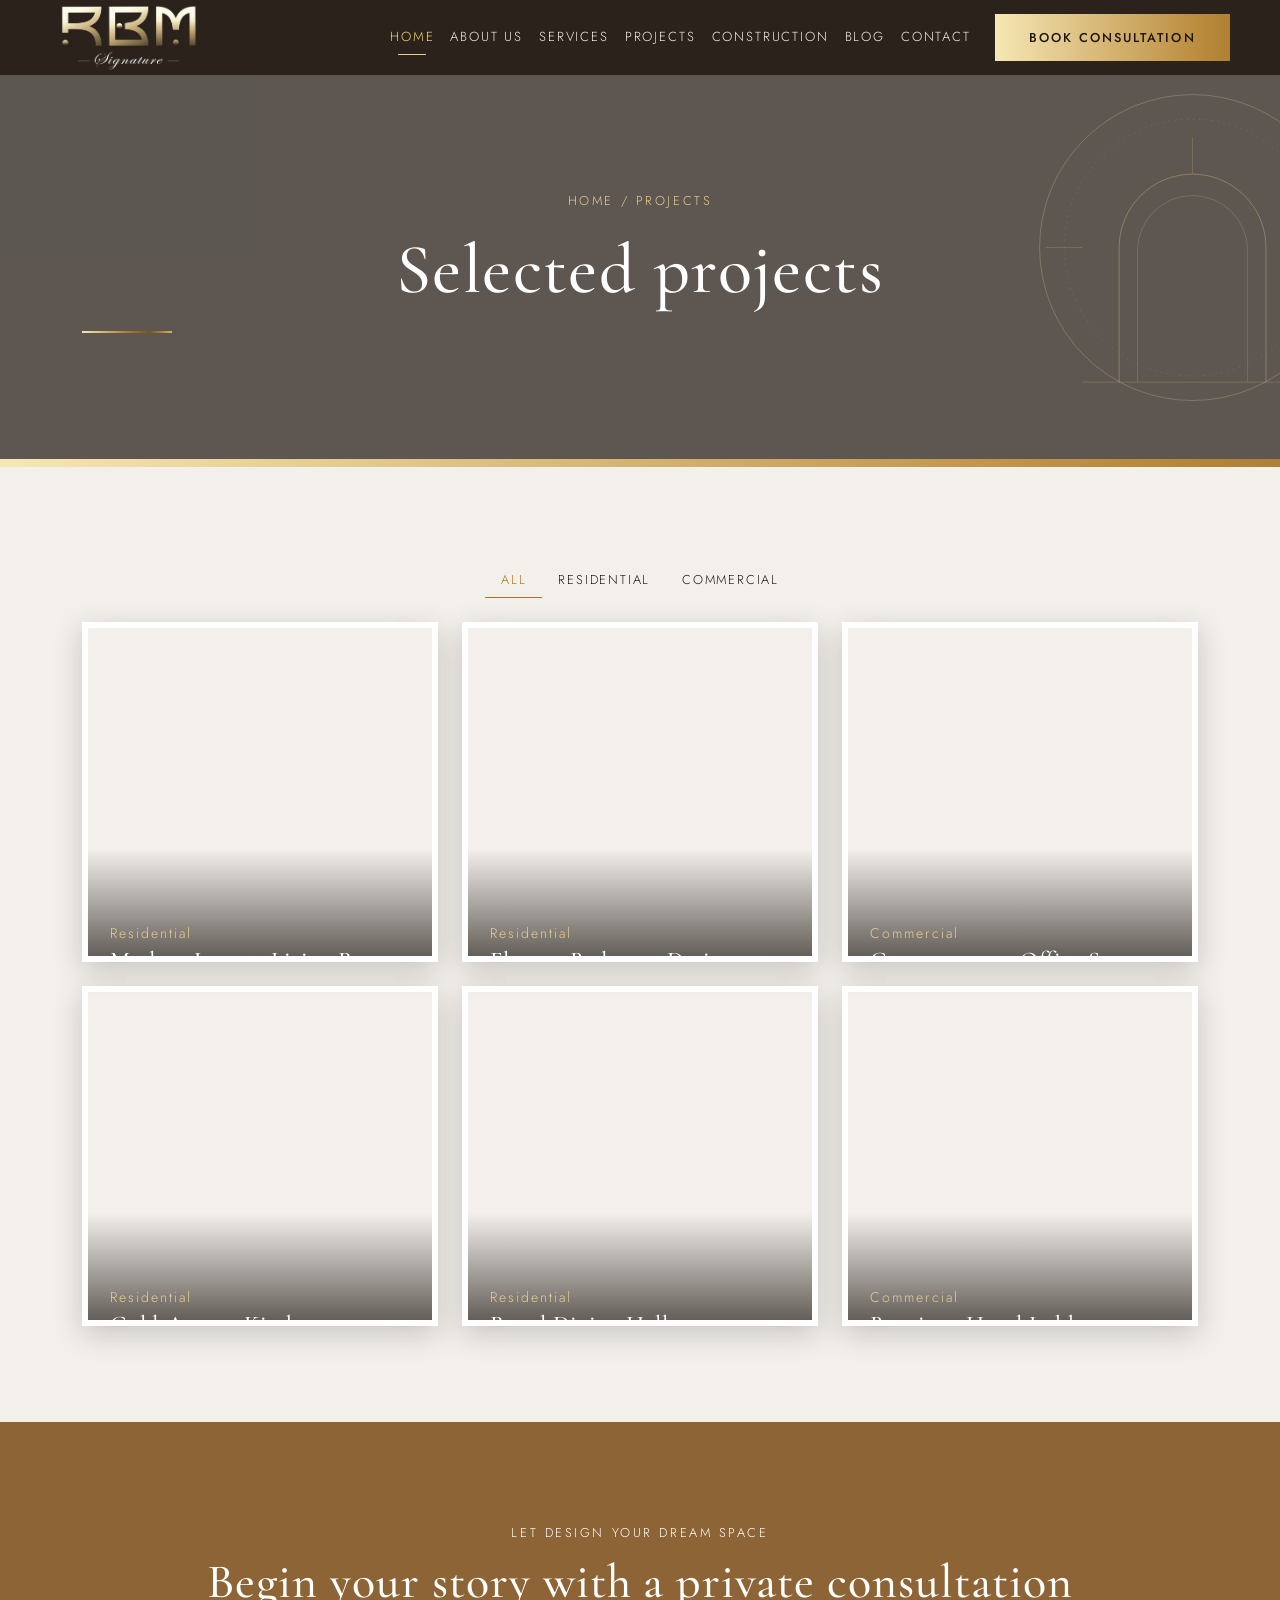
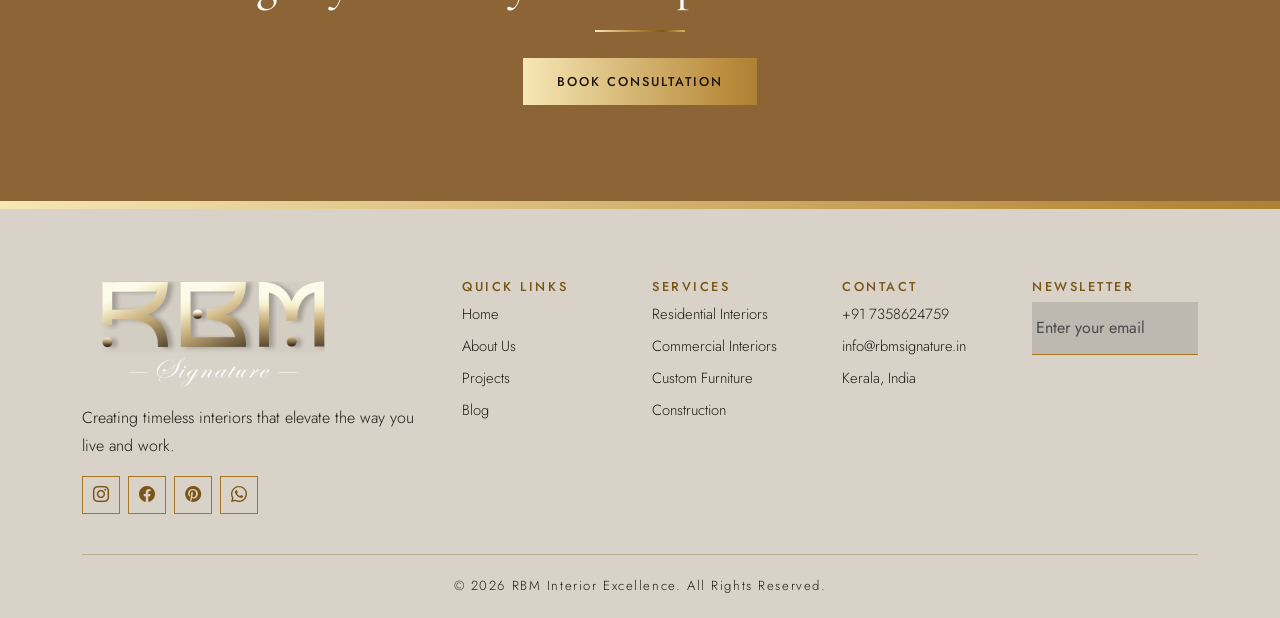
<file: rbn_site_2/rbm/projects.html>
<!DOCTYPE html><html lang="en"><head><meta charset="utf-8"><meta name="viewport" content="width=device-width,initial-scale=1">
<title>Projects | RBM Signature Interiors</title>
<link rel="preconnect" href="https://fonts.googleapis.com">
<link href="https://fonts.googleapis.com/css2?family=Cormorant+Garamond:wght@400;500;600&family=Jost:wght@300;400;500&display=swap" rel="stylesheet">
<link href="https://cdn.jsdelivr.net/npm/bootstrap@5.3.3/dist/css/bootstrap.min.css" rel="stylesheet">
<link href="https://cdn.jsdelivr.net/npm/bootstrap-icons@1.11.3/font/bootstrap-icons.min.css" rel="stylesheet">
<link href="css/style.css" rel="stylesheet">
<link href="assets/styles-CopN49s2.css" rel="stylesheet">
<style>
.form-control, .form-select {
    border-radius: 0;
    border: 0;
    border-bottom: 1px solid var(--gold);
    background: #0000001f;
    padding: 14px 4px;
}
.navbar-nav .nav-link.active, .navbar-nav .nav-link.show {
    color: #f9d568;
}

.navbar{
background-color:rgba(42,33,27,.96);
    padding: 5px 0;
}
.slide h1 {
    font-size: 3rem !important;
}

</style></head><body>

<nav class="navbar navbar-expand-lg fixed-top">

<div class="container" style="max-width: 94%;">
<!-- <a class="brand" href="index.html">RBM<small>Signature</small></a> --><a class="brand" href="index.html">
    <img src="css/logo.png" alt="Company Name Logo" width="150">
  </a>
<button class="navbar-toggler" data-bs-toggle="collapse" data-bs-target="#m" aria-label="Menu"><span class="navbar-toggler-icon"></span></button>
<div class="collapse navbar-collapse" id="m"><ul class="navbar-nav ms-auto align-items-lg-center"><li class="nav-item"><a class="nav-link active" href="index.html">Home</a></li><li class="nav-item"><a class="nav-link" href="about.html">About Us</a></li><li class="nav-item"><a class="nav-link" href="services.html">Services</a></li><li class="nav-item"><a class="nav-link" href="projects.html">Projects</a></li><li class="nav-item"><a class="nav-link" href="construction.html">Construction</a></li><li class="nav-item"><a class="nav-link" href="blog.html">Blog</a></li><li class="nav-item"><a class="nav-link" href="contact.html">Contact</a></li>
<li class="nav-item ms-lg-3 mt-3 mt-lg-0"><a class="btn btn-gold" href="contact.html">Book Consultation</a></li></ul></div></div></nav>

<header class="page-head" style="background-image:url(https://images.unsplash.com/photo-1600210492486-724fe5c67fb0?auto=format&fit=crop&w=1400&q=70)"><div class="container"><p class="crumb">Home / Projects</p><h1>Selected projects</h1><div class="divider"></div></div>
<div class="pointer-events-none absolute inset-0 -z-10" aria-hidden="true" data-tsd-source="/src/components/rbm/Hero.tsx:94:7"><span class="gold-dust bottom-0" style="left:0%;width:3px;height:3px;animation-duration:9s;animation-delay:0s" data-tsd-source="/src/components/rbm/Hero.tsx:96:11"></span>
<span class="gold-dust bottom-0" style="left:53%;width:4px;height:4px;animation-duration:12s;animation-delay:1.3s" data-tsd-source="/src/components/rbm/Hero.tsx:96:11"></span><span class="gold-dust bottom-0" style="left:6%;width:5px;height:5px;animation-duration:15s;animation-delay:2.6s" data-tsd-source="/src/components/rbm/Hero.tsx:96:11"></span><span class="gold-dust bottom-0" style="left:59%;width:6px;height:6px;animation-duration:9s;animation-delay:3.9000000000000004s" data-tsd-source="/src/components/rbm/Hero.tsx:96:11"></span><span class="gold-dust bottom-0" style="left:12%;width:7px;height:7px;animation-duration:12s;animation-delay:5.2s" data-tsd-source="/src/components/rbm/Hero.tsx:96:11"></span><span class="gold-dust bottom-0" style="left:65%;width:8px;height:8px;animation-duration:15s;animation-delay:6.5s" data-tsd-source="/src/components/rbm/Hero.tsx:96:11"></span><span class="gold-dust bottom-0" style="left:18%;width:3px;height:3px;animation-duration:9s;animation-delay:7.800000000000001s" data-tsd-source="/src/components/rbm/Hero.tsx:96:11"></span><span class="gold-dust bottom-0" style="left:71%;width:4px;height:4px;animation-duration:12s;animation-delay:9.1s" data-tsd-source="/src/components/rbm/Hero.tsx:96:11"></span><span class="gold-dust bottom-0" style="left:24%;width:5px;height:5px;animation-duration:15s;animation-delay:0.40000000000000036s" data-tsd-source="/src/components/rbm/Hero.tsx:96:11"></span><span class="gold-dust bottom-0" style="left:77%;width:6px;height:6px;animation-duration:9s;animation-delay:1.700000000000001s" data-tsd-source="/src/components/rbm/Hero.tsx:96:11"></span><span class="gold-dust bottom-0" style="left:30%;width:7px;height:7px;animation-duration:12s;animation-delay:3s" data-tsd-source="/src/components/rbm/Hero.tsx:96:11"></span><span class="gold-dust bottom-0" style="left:83%;width:8px;height:8px;animation-duration:15s;animation-delay:4.300000000000001s" data-tsd-source="/src/components/rbm/Hero.tsx:96:11"></span><span class="gold-dust bottom-0" style="left:36%;width:3px;height:3px;animation-duration:9s;animation-delay:5.600000000000001s" data-tsd-source="/src/components/rbm/Hero.tsx:96:11"></span><span class="gold-dust bottom-0" style="left:89%;width:4px;height:4px;animation-duration:12s;animation-delay:6.900000000000002s" data-tsd-source="/src/components/rbm/Hero.tsx:96:11"></span><span class="gold-dust bottom-0" style="left:42%;width:5px;height:5px;animation-duration:15s;animation-delay:8.2s" data-tsd-source="/src/components/rbm/Hero.tsx:96:11"></span><span class="gold-dust bottom-0" style="left:95%;width:6px;height:6px;animation-duration:9s;animation-delay:9.5s" data-tsd-source="/src/components/rbm/Hero.tsx:96:11"></span><span class="gold-dust bottom-0" style="left:48%;width:7px;height:7px;animation-duration:12s;animation-delay:0.8000000000000007s" data-tsd-source="/src/components/rbm/Hero.tsx:96:11"></span><span class="gold-dust bottom-0" style="left:1%;width:8px;height:8px;animation-duration:15s;animation-delay:2.1000000000000014s" data-tsd-source="/src/components/rbm/Hero.tsx:96:11"></span></div>

<svg viewBox="0 0 600 600" fill="none" class="draw-long is-visible pointer-events-none absolute -right-24 top-16 hidden h-[80%] text-gold-light/50 md:block" aria-hidden="true" data-tsd-source="/src/components/rbm/Hero.tsx:111:7"><g class="spin-slow" style="transform-box:fill-box" data-tsd-source="/src/components/rbm/Hero.tsx:117:9"><circle cx="300" cy="300" r="250" stroke="currentColor" stroke-width="0.8" pathLength="1" data-tsd-source="/src/components/rbm/Hero.tsx:118:11"></circle><circle cx="300" cy="300" r="210" stroke="currentColor" stroke-width="0.5" stroke-dasharray="2 8" data-tsd-source="/src/components/rbm/Hero.tsx:119:11"></circle></g><path d="M180 520V300a120 120 0 0 1 240 0v220" stroke="currentColor" stroke-width="1" pathLength="1" style="--draw-delay:0.6s" data-tsd-source="/src/components/rbm/Hero.tsx:121:9"></path><path d="M210 520V305a90 90 0 0 1 180 0v215" stroke="currentColor" stroke-width="0.6" pathLength="1" style="--draw-delay:1s" data-tsd-source="/src/components/rbm/Hero.tsx:122:9"></path><path d="M120 520h360M300 180v-60M60 300h60M480 300h60" stroke="currentColor" stroke-width="0.6" pathLength="1" style="--draw-delay:1.4s" data-tsd-source="/src/components/rbm/Hero.tsx:123:9"></path></svg>


</header><div class="gold-line"></div><section class="sec"><div class="container"><div class="filters text-center mb-4 rv"><button class="on" data-f="all">All</button><button data-f="res">Residential</button><button data-f="com">Commercial</button></div><div class="row g-4"><div class="col-md-6 col-lg-4 pitem rv" data-c="res"><a href="contact.html" class="proj" style="background-image:url(https://images.unsplash.com/photo-1618221195710-dd6b41faaea6?auto=format&fit=crop&w=900&q=70)"><div class="cap"><small>Residential</small><h4 class="mb-0">Modern Luxury Living Room</h4></div></a></div><div class="col-md-6 col-lg-4 pitem rv" data-c="res"><a href="contact.html" class="proj" style="background-image:url(https://images.unsplash.com/photo-1600210492486-724fe5c67fb0?auto=format&fit=crop&w=900&q=70)"><div class="cap"><small>Residential</small><h4 class="mb-0">Elegant Bedroom Design</h4></div></a></div><div class="col-md-6 col-lg-4 pitem rv" data-c="com"><a href="contact.html" class="proj" style="background-image:url(https://images.unsplash.com/photo-1497366216548-37526070297c?auto=format&fit=crop&w=900&q=70)"><div class="cap"><small>Commercial</small><h4 class="mb-0">Contemporary Office Space</h4></div></a></div><div class="col-md-6 col-lg-4 pitem rv" data-c="res"><a href="contact.html" class="proj" style="background-image:url(https://images.unsplash.com/photo-1556909114-f6e7ad7d3136?auto=format&fit=crop&w=900&q=70)"><div class="cap"><small>Residential</small><h4 class="mb-0">Gold-Accent Kitchen</h4></div></a></div><div class="col-md-6 col-lg-4 pitem rv" data-c="res"><a href="contact.html" class="proj" style="background-image:url(https://images.unsplash.com/photo-1600607687939-ce8a6c25118c?auto=format&fit=crop&w=900&q=70)"><div class="cap"><small>Residential</small><h4 class="mb-0">Royal Dining Hall</h4></div></a></div><div class="col-md-6 col-lg-4 pitem rv" data-c="com"><a href="contact.html" class="proj" style="background-image:url(https://images.unsplash.com/photo-1600585154340-be6161a56a0c?auto=format&fit=crop&w=900&q=70)"><div class="cap"><small>Commercial</small><h4 class="mb-0">Boutique Hotel Lobby</h4></div></a></div></div></div></section><section class="sec-ink sec text-center"><div class="container rv"><span class="eyebrow">Let design your dream space</span><h2 class="mt-2 text-white">Begin your story with a private consultation</h2><div class="divider"></div><a class="btn btn-gold" href="contact.html">Book Consultation</a></div></section><div class="gold-line"></div>

<footer>
<div class="container"><div class="row g-4">
<div class="col-lg-4"><!-- <a class="brand" href="index.html" style="font-size:2.4rem">RBM<small>Signature</small></a> --><a class="brand" href="index.html">
    <img src="css/logo.png" alt="Company Name Logo" width="250">
  </a>
<p class="mt-3">Creating timeless interiors that elevate the way you live and work.</p>
<div class="social"><a href="#"><i class="bi bi-instagram"></i></a><a href="#"><i class="bi bi-facebook"></i></a><a href="#"><i class="bi bi-pinterest"></i></a><a href="#"><i class="bi bi-whatsapp"></i></a></div></div>
<div class="col-6 col-lg-2"><h6>Quick Links</h6><ul><li><a href="index.html">Home</a></li><li><a href="about.html">About Us</a></li><li><a href="projects.html">Projects</a></li><li><a href="blog.html">Blog</a></li></ul></div>
<div class="col-6 col-lg-2"><h6>Services</h6><ul><li><a href="services.html">Residential Interiors</a></li><li><a href="services.html">Commercial Interiors</a></li><li><a href="services.html">Custom Furniture</a></li><li><a href="construction.html">Construction</a></li></ul></div>
<div class="col-md-6 col-lg-2"><h6>Contact</h6><ul><li>+91 7358624759</li><li>info@rbmsignature.in</li><li>Kerala, India</li></ul></div>
<div class="col-md-6 col-lg-2"><h6>Newsletter</h6><form id="newsForm"><input class="form-control" type="email" placeholder="Enter your email" required></form></div>
</div><div class="copy text-center">&copy; 2026 RBM Interior Excellence. All Rights Reserved.</div></div>
</footer>


<button id="toTop" aria-label="Back to top"><i class="bi bi-chevron-up"></i></button>
<script src="https://code.jquery.com/jquery-3.7.1.min.js"></script>
<script src="https://cdn.jsdelivr.net/npm/bootstrap@5.3.3/dist/js/bootstrap.bundle.min.js"></script>
<script src="js/main.js"></script></body></html>
</file>
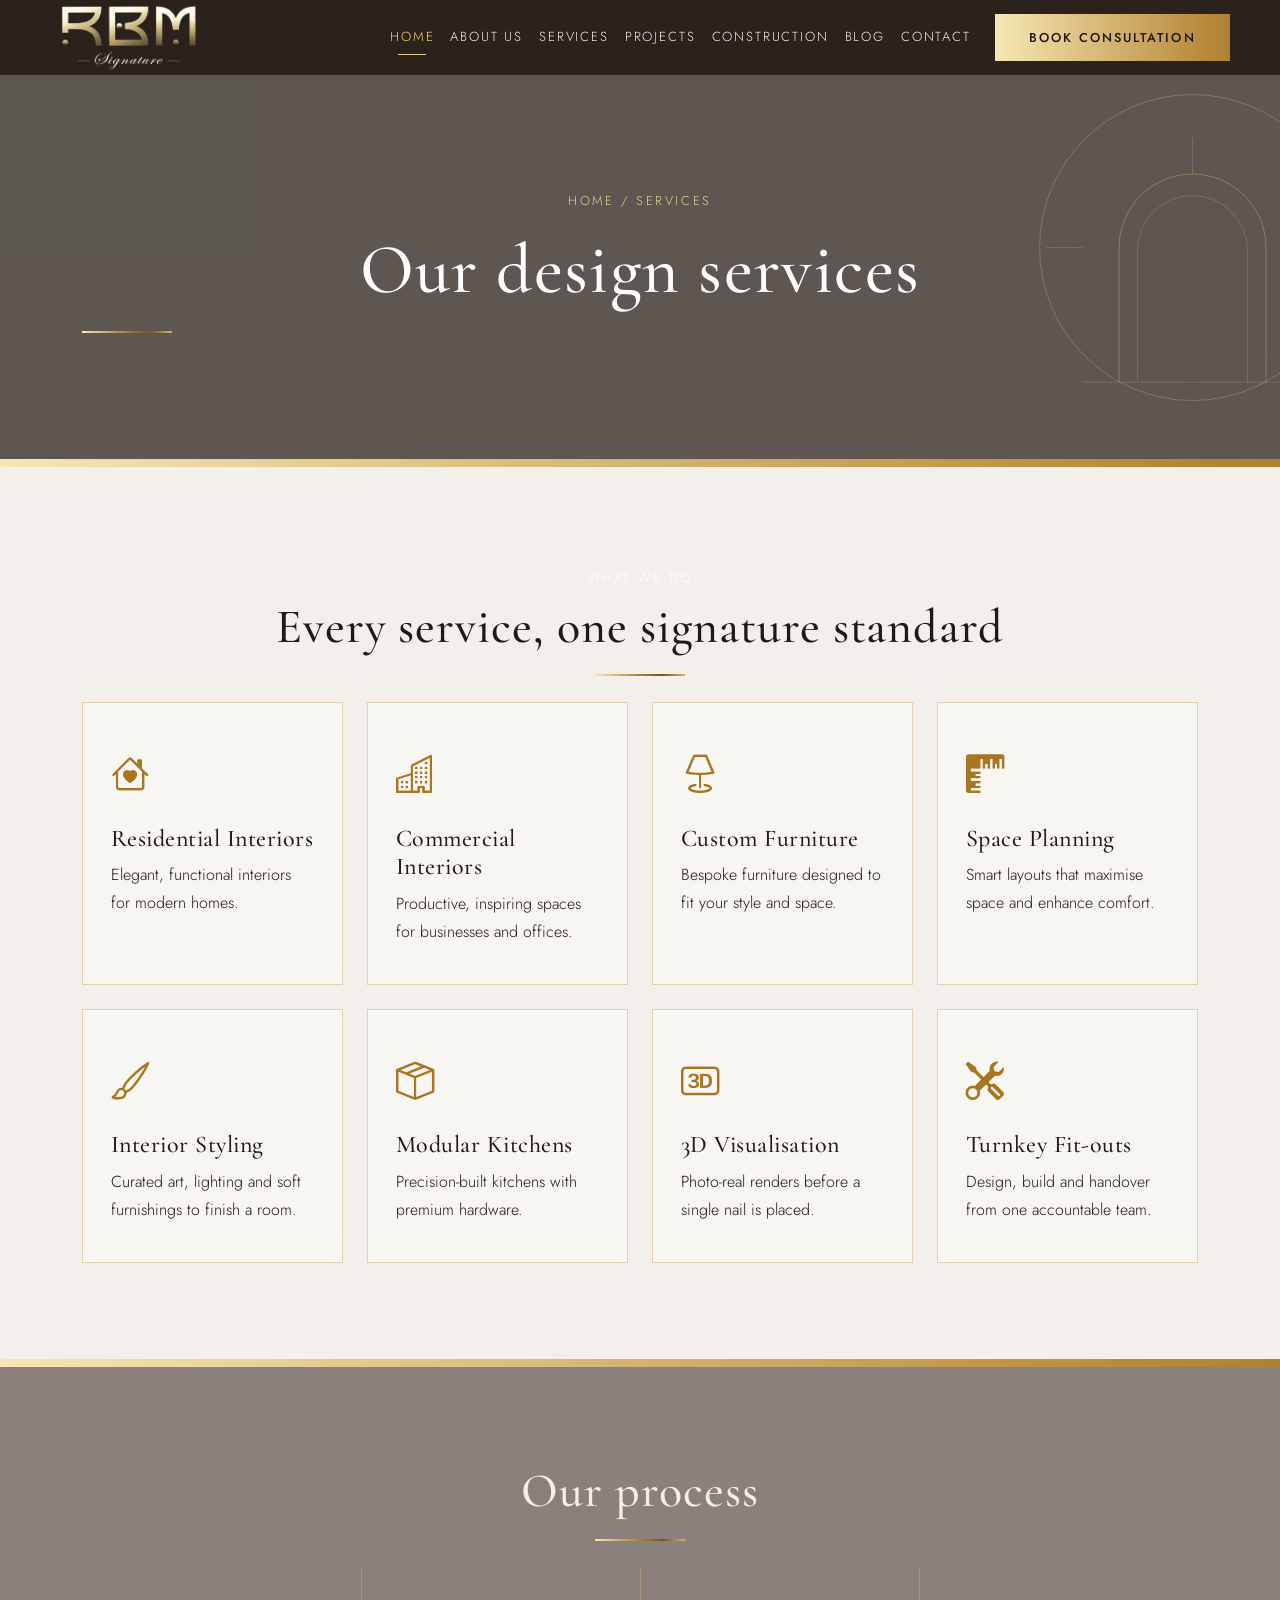
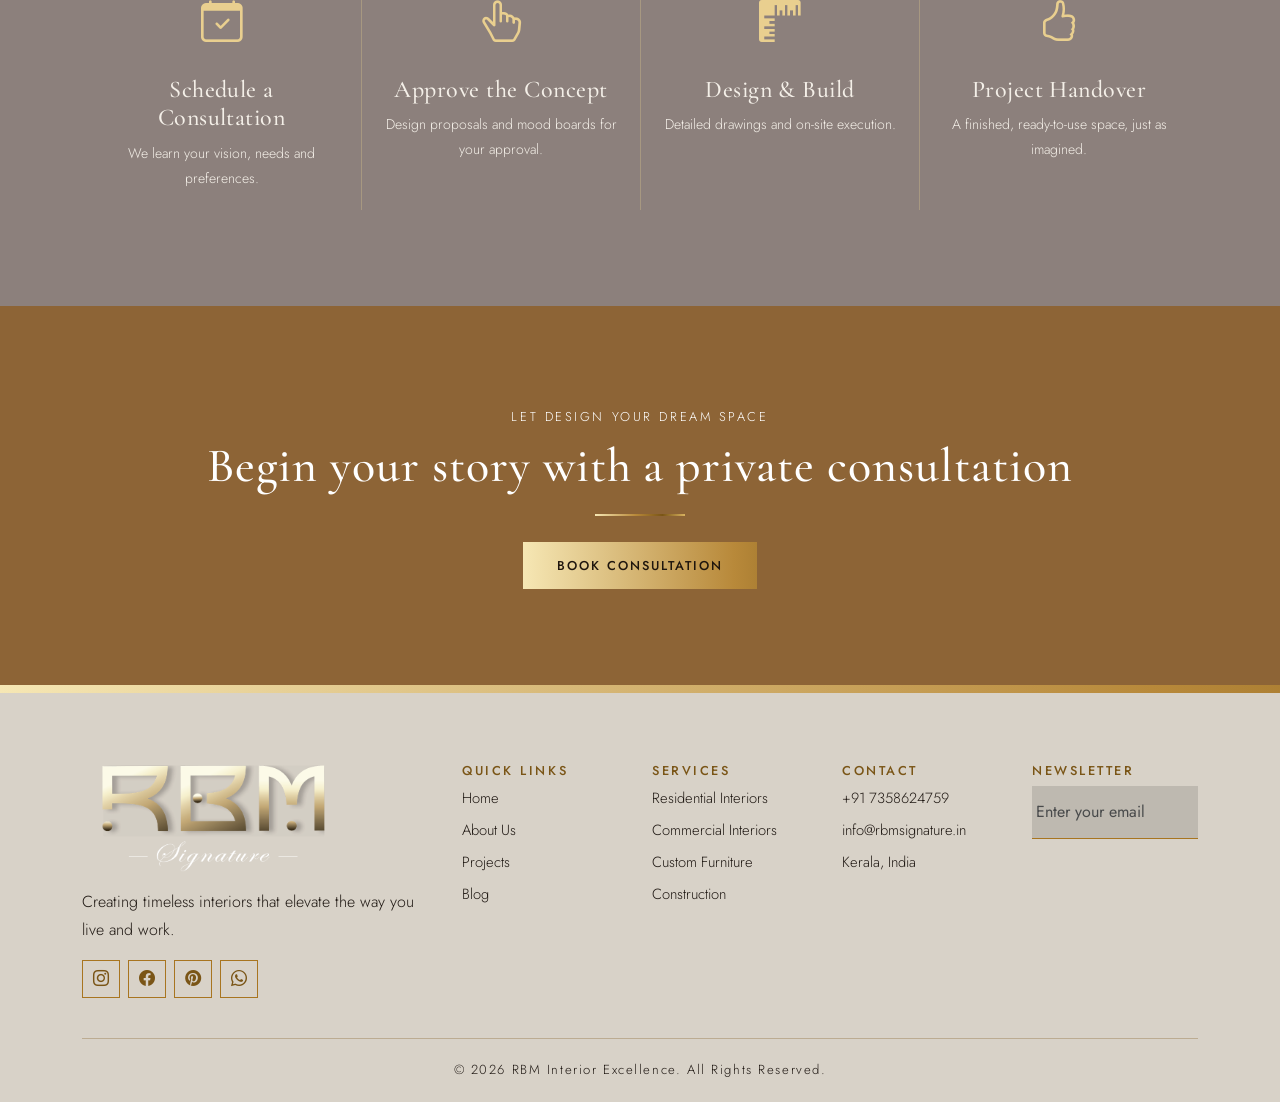
<file: rbn_site_2/rbm/services.html>
<!DOCTYPE html><html lang="en"><head><meta charset="utf-8"><meta name="viewport" content="width=device-width,initial-scale=1">
<title>Services | RBM Signature Interiors</title>
<link rel="preconnect" href="https://fonts.googleapis.com">
<link href="https://fonts.googleapis.com/css2?family=Cormorant+Garamond:wght@400;500;600&family=Jost:wght@300;400;500&display=swap" rel="stylesheet">
<link href="https://cdn.jsdelivr.net/npm/bootstrap@5.3.3/dist/css/bootstrap.min.css" rel="stylesheet">
<link href="https://cdn.jsdelivr.net/npm/bootstrap-icons@1.11.3/font/bootstrap-icons.min.css" rel="stylesheet">
<link href="css/style.css" rel="stylesheet">
<link href="assets/styles-CopN49s2.css" rel="stylesheet">

<style>
.form-control, .form-select {
    border-radius: 0;
    border: 0;
    border-bottom: 1px solid var(--gold);
    background: #0000001f;
    padding: 14px 4px;
}
.navbar-nav .nav-link.active, .navbar-nav .nav-link.show {
    color: #f9d568;
}

.navbar{
background-color:rgba(42,33,27,.96);
    padding: 5px 0;
}
.slide h1 {
    font-size: 3rem !important;
}

</style>
</head><body>

<nav class="navbar navbar-expand-lg fixed-top">

<div class="container" style="max-width: 94%;">
<!-- <a class="brand" href="index.html">RBM<small>Signature</small></a> --><a class="brand" href="index.html">
    <img src="css/logo.png" alt="Company Name Logo" width="150">
  </a>
<button class="navbar-toggler" data-bs-toggle="collapse" data-bs-target="#m" aria-label="Menu"><span class="navbar-toggler-icon"></span></button>
<div class="collapse navbar-collapse" id="m"><ul class="navbar-nav ms-auto align-items-lg-center"><li class="nav-item"><a class="nav-link active" href="index.html">Home</a></li><li class="nav-item"><a class="nav-link" href="about.html">About Us</a></li><li class="nav-item"><a class="nav-link" href="services.html">Services</a></li><li class="nav-item"><a class="nav-link" href="projects.html">Projects</a></li><li class="nav-item"><a class="nav-link" href="construction.html">Construction</a></li><li class="nav-item"><a class="nav-link" href="blog.html">Blog</a></li><li class="nav-item"><a class="nav-link" href="contact.html">Contact</a></li>
<li class="nav-item ms-lg-3 mt-3 mt-lg-0"><a class="btn btn-gold" href="contact.html">Book Consultation</a></li></ul></div></div></nav>

<header class="page-head" style="background-image:url(https://images.unsplash.com/photo-1618221195710-dd6b41faaea6?auto=format&fit=crop&w=1400&q=70)">
<div class="container"><p class="crumb">Home / Services</p><h1>Our design services</h1><div class="divider"></div></div>
<div class="pointer-events-none absolute inset-0 -z-10" aria-hidden="true" data-tsd-source="/src/components/rbm/Hero.tsx:94:7"><span class="gold-dust bottom-0" style="left:0%;width:3px;height:3px;animation-duration:9s;animation-delay:0s" data-tsd-source="/src/components/rbm/Hero.tsx:96:11"></span>
<span class="gold-dust bottom-0" style="left:53%;width:4px;height:4px;animation-duration:12s;animation-delay:1.3s" data-tsd-source="/src/components/rbm/Hero.tsx:96:11"></span><span class="gold-dust bottom-0" style="left:6%;width:5px;height:5px;animation-duration:15s;animation-delay:2.6s" data-tsd-source="/src/components/rbm/Hero.tsx:96:11"></span><span class="gold-dust bottom-0" style="left:59%;width:6px;height:6px;animation-duration:9s;animation-delay:3.9000000000000004s" data-tsd-source="/src/components/rbm/Hero.tsx:96:11"></span><span class="gold-dust bottom-0" style="left:12%;width:7px;height:7px;animation-duration:12s;animation-delay:5.2s" data-tsd-source="/src/components/rbm/Hero.tsx:96:11"></span><span class="gold-dust bottom-0" style="left:65%;width:8px;height:8px;animation-duration:15s;animation-delay:6.5s" data-tsd-source="/src/components/rbm/Hero.tsx:96:11"></span><span class="gold-dust bottom-0" style="left:18%;width:3px;height:3px;animation-duration:9s;animation-delay:7.800000000000001s" data-tsd-source="/src/components/rbm/Hero.tsx:96:11"></span><span class="gold-dust bottom-0" style="left:71%;width:4px;height:4px;animation-duration:12s;animation-delay:9.1s" data-tsd-source="/src/components/rbm/Hero.tsx:96:11"></span><span class="gold-dust bottom-0" style="left:24%;width:5px;height:5px;animation-duration:15s;animation-delay:0.40000000000000036s" data-tsd-source="/src/components/rbm/Hero.tsx:96:11"></span><span class="gold-dust bottom-0" style="left:77%;width:6px;height:6px;animation-duration:9s;animation-delay:1.700000000000001s" data-tsd-source="/src/components/rbm/Hero.tsx:96:11"></span><span class="gold-dust bottom-0" style="left:30%;width:7px;height:7px;animation-duration:12s;animation-delay:3s" data-tsd-source="/src/components/rbm/Hero.tsx:96:11"></span><span class="gold-dust bottom-0" style="left:83%;width:8px;height:8px;animation-duration:15s;animation-delay:4.300000000000001s" data-tsd-source="/src/components/rbm/Hero.tsx:96:11"></span><span class="gold-dust bottom-0" style="left:36%;width:3px;height:3px;animation-duration:9s;animation-delay:5.600000000000001s" data-tsd-source="/src/components/rbm/Hero.tsx:96:11"></span><span class="gold-dust bottom-0" style="left:89%;width:4px;height:4px;animation-duration:12s;animation-delay:6.900000000000002s" data-tsd-source="/src/components/rbm/Hero.tsx:96:11"></span><span class="gold-dust bottom-0" style="left:42%;width:5px;height:5px;animation-duration:15s;animation-delay:8.2s" data-tsd-source="/src/components/rbm/Hero.tsx:96:11"></span><span class="gold-dust bottom-0" style="left:95%;width:6px;height:6px;animation-duration:9s;animation-delay:9.5s" data-tsd-source="/src/components/rbm/Hero.tsx:96:11"></span><span class="gold-dust bottom-0" style="left:48%;width:7px;height:7px;animation-duration:12s;animation-delay:0.8000000000000007s" data-tsd-source="/src/components/rbm/Hero.tsx:96:11"></span><span class="gold-dust bottom-0" style="left:1%;width:8px;height:8px;animation-duration:15s;animation-delay:2.1000000000000014s" data-tsd-source="/src/components/rbm/Hero.tsx:96:11"></span></div>

<svg viewBox="0 0 600 600" fill="none" class="draw-long is-visible pointer-events-none absolute -right-24 top-16 hidden h-[80%] text-gold-light/50 md:block" aria-hidden="true" data-tsd-source="/src/components/rbm/Hero.tsx:111:7"><g class="spin-slow" style="transform-box:fill-box" data-tsd-source="/src/components/rbm/Hero.tsx:117:9"><circle cx="300" cy="300" r="250" stroke="currentColor" stroke-width="0.8" pathLength="1" data-tsd-source="/src/components/rbm/Hero.tsx:118:11"></circle><circle cx="300" cy="300" r="210" stroke="currentColor" stroke-width="0.5" stroke-dasharray="2 8" data-tsd-source="/src/components/rbm/Hero.tsx:119:11"></circle></g><path d="M180 520V300a120 120 0 0 1 240 0v220" stroke="currentColor" stroke-width="1" pathLength="1" style="--draw-delay:0.6s" data-tsd-source="/src/components/rbm/Hero.tsx:121:9"></path><path d="M210 520V305a90 90 0 0 1 180 0v215" stroke="currentColor" stroke-width="0.6" pathLength="1" style="--draw-delay:1s" data-tsd-source="/src/components/rbm/Hero.tsx:122:9"></path><path d="M120 520h360M300 180v-60M60 300h60M480 300h60" stroke="currentColor" stroke-width="0.6" pathLength="1" style="--draw-delay:1.4s" data-tsd-source="/src/components/rbm/Hero.tsx:123:9"></path></svg>

</header>

<div class="gold-line"></div>
<section class="sec"><div class="container"><div class="text-center rv"><span class="eyebrow">What we do</span><h2 class="mt-2">Every service, one signature standard</h2><div class="divider"></div></div><div class="row g-4"><div class="col-sm-6 col-lg-3 rv"><div class="svc"><i class="bi bi-house-heart"></i><h4 class="mt-3">Residential Interiors</h4><p class="mb-0">Elegant, functional interiors for modern homes.</p></div></div><div class="col-sm-6 col-lg-3 rv"><div class="svc"><i class="bi bi-buildings"></i><h4 class="mt-3">Commercial Interiors</h4><p class="mb-0">Productive, inspiring spaces for businesses and offices.</p></div></div><div class="col-sm-6 col-lg-3 rv"><div class="svc"><i class="bi bi-lamp"></i><h4 class="mt-3">Custom Furniture</h4><p class="mb-0">Bespoke furniture designed to fit your style and space.</p></div></div><div class="col-sm-6 col-lg-3 rv"><div class="svc"><i class="bi bi-rulers"></i><h4 class="mt-3">Space Planning</h4><p class="mb-0">Smart layouts that maximise space and enhance comfort.</p></div></div></div><div class="mt-4"></div>
<div class="row g-4"><div class="col-sm-6 col-lg-3 rv"><div class="svc"><i class="bi bi-brush"></i><h4 class="mt-3">Interior Styling</h4><p class="mb-0">Curated art, lighting and soft furnishings to finish a room.</p></div></div><div class="col-sm-6 col-lg-3 rv"><div class="svc"><i class="bi bi-box-seam"></i><h4 class="mt-3">Modular Kitchens</h4><p class="mb-0">Precision-built kitchens with premium hardware.</p></div></div><div class="col-sm-6 col-lg-3 rv"><div class="svc"><i class="bi bi-badge-3d"></i><h4 class="mt-3">3D Visualisation</h4><p class="mb-0">Photo-real renders before a single nail is placed.</p></div></div><div class="col-sm-6 col-lg-3 rv"><div class="svc"><i class="bi bi-tools"></i><h4 class="mt-3">Turnkey Fit-outs</h4><p class="mb-0">Design, build and handover from one accountable team.</p></div></div></div></div></section><div class="gold-line"></div>
<section class="sec sec-dark"><div class="container"><div class="text-center rv"><h2>Our process</h2><div class="divider"></div></div><div class="row g-0"><div class="col-md-3 step rv"><i class="bi bi-calendar-check"></i><h5 class="serif fs-4 mt-3">Schedule a Consultation</h5><p class="small mb-0">We learn your vision, needs and preferences.</p></div><div class="col-md-3 step rv"><i class="bi bi-hand-index-thumb"></i><h5 class="serif fs-4 mt-3">Approve the Concept</h5><p class="small mb-0">Design proposals and mood boards for your approval.</p></div><div class="col-md-3 step rv"><i class="bi bi-rulers"></i><h5 class="serif fs-4 mt-3">Design &amp; Build</h5><p class="small mb-0">Detailed drawings and on-site execution.</p></div><div class="col-md-3 step rv"><i class="bi bi-hand-thumbs-up"></i><h5 class="serif fs-4 mt-3">Project Handover</h5><p class="small mb-0">A finished, ready-to-use space, just as imagined.</p></div></div></div></section><section class="sec-ink sec text-center"><div class="container rv"><span class="eyebrow">Let design your dream space</span><h2 class="mt-2 text-white">Begin your story with a private consultation</h2><div class="divider"></div><a class="btn btn-gold" href="contact.html">Book Consultation</a></div></section><div class="gold-line"></div>

<footer>
<div class="container"><div class="row g-4">
<div class="col-lg-4"><!-- <a class="brand" href="index.html" style="font-size:2.4rem">RBM<small>Signature</small></a> --><a class="brand" href="index.html">
    <img src="css/logo.png" alt="Company Name Logo" width="250">
  </a>
<p class="mt-3">Creating timeless interiors that elevate the way you live and work.</p>
<div class="social"><a href="#"><i class="bi bi-instagram"></i></a><a href="#"><i class="bi bi-facebook"></i></a><a href="#"><i class="bi bi-pinterest"></i></a><a href="#"><i class="bi bi-whatsapp"></i></a></div></div>
<div class="col-6 col-lg-2"><h6>Quick Links</h6><ul><li><a href="index.html">Home</a></li><li><a href="about.html">About Us</a></li><li><a href="projects.html">Projects</a></li><li><a href="blog.html">Blog</a></li></ul></div>
<div class="col-6 col-lg-2"><h6>Services</h6><ul><li><a href="services.html">Residential Interiors</a></li><li><a href="services.html">Commercial Interiors</a></li><li><a href="services.html">Custom Furniture</a></li><li><a href="construction.html">Construction</a></li></ul></div>
<div class="col-md-6 col-lg-2"><h6>Contact</h6><ul><li>+91 7358624759</li><li>info@rbmsignature.in</li><li>Kerala, India</li></ul></div>
<div class="col-md-6 col-lg-2"><h6>Newsletter</h6><form id="newsForm"><input class="form-control" type="email" placeholder="Enter your email" required></form></div>
</div><div class="copy text-center">&copy; 2026 RBM Interior Excellence. All Rights Reserved.</div></div>
</footer>


<button id="toTop" aria-label="Back to top"><i class="bi bi-chevron-up"></i></button>
<script src="https://code.jquery.com/jquery-3.7.1.min.js"></script>
<script src="https://cdn.jsdelivr.net/npm/bootstrap@5.3.3/dist/js/bootstrap.bundle.min.js"></script>
<script src="js/main.js"></script></body></html>
</file>
<file: rbn_site_2/rbm/css/styles1.css>
:root {
        color-scheme: dark;
        --ink: #171510;
        --gold: #d5ae61;
        --gold-bright: #f0d99e;
        --gold-muted: #937344;
      }

      * { box-sizing: border-box; }

      html, body { min-width: 320px; min-height: 100%; margin: 0; }

      body {
        min-height: 100vh;
        min-height: 100svh;
        background: var(--ink);
        color: var(--gold-bright);
        font-family: Georgia, "Times New Roman", serif;
      }

      .gate {
        position: relative;
        display: grid;
        min-height: 100vh;
        min-height: 100svh;
        overflow: hidden;
        isolation: isolate;
        grid-template-columns: minmax(0, 1fr) auto minmax(0, 1fr);
        align-items: center;
        gap: clamp(1rem, 4vw, 4rem);
        padding: clamp(1.25rem, 5vw, 4rem);
        background: var(--ink);
      }

      .gate__image, .gate__veil {
        position: absolute;
        z-index: -1;
        inset: 0;
        width: 100%;
        height: 100%;
      }

      .gate__image {
        object-fit: cover;
        object-position: center;
        opacity: 0;
        transform: scale(1.08);
        transition: opacity 800ms ease, transform 5s ease;
      }

     /*  .gate__image.is-active { opacity: .56; transform: scale(1); 
	  -webkit-mask-image: linear-gradient(to left, transparent 50%, black 70%);
  mask-image: linear-gradient(to left, transparent 50%, black 70%);
  } */
  
  .gate__image.is-active {
    opacity: 0.76;
    transform: scale(1);
    -webkit-mask-image: linear-gradient(to left, transparent 50%, black 70%);
    mask-image: linear-gradient(to left, transparent 50%, black 70%);
}

:focus-visible {
    outline: 2px solid var(--gold);
    outline-offset: 3px;
}
  .right.is-active { opacity: .76; transform: scale(1); 
	  -webkit-mask-image: linear-gradient(to right, transparent 50%, black 70%);
  mask-image: linear-gradient(to right, transparent 50%, black 70%);
  } 
:root {
    --gold: #b8893a;
    --gold-l: #e9cf8f;
    --gold-d: #7a5516;
    --ink: #2a211b;
    --taupe: #d8d2c8;
    --mauve: #8c807c;
    --cream: #eee9e2;
    --goldline: linear-gradient(90deg, #f6e7b4, #b8893a 45%, #7a5516 75%, #d8b25f);
}
.gold-line {
    height: 8px;
    background: var(--goldline);
    background-size: 200% 100%;
    animation: shine 6s linear infinite;
}
@keyframes shine {
  0% {
    background-position: -200% center;
  }
  100% {
    background-position: 200% center;
  }
}





      /* .gate__veil {
        background: radial-gradient(ellipse at center, rgb(23 21 16 / 88%) 0%, rgb(23 21 16 / 62%) 38%, rgb(23 21 16 / 72%) 100%);
      } */

      .gate__choice {
        display: grid;
        min-height: 12rem;
        place-items: center;
      }

      .gate__button {
        position: relative;
        min-width: 12rem;
        overflow: hidden;
        border: 1px solid var(--gold);
        padding: 1.05rem 1.45rem;
        background: none;
        color: var(--gold-bright);
        cursor: pointer;
        font: 500 .8rem/1.2 Arial, Helvetica, sans-serif;
        letter-spacing: .18em;
        text-transform: uppercase;
        transition: color 400ms ease, box-shadow 400ms ease, background-color 400ms ease;
      }

      .gate__button::before {
        position: absolute;
        z-index: -1;
        inset: 0;
        background: none;
        content: "";
        transform: translateX(-102%);
        transition: transform 450ms ease;
      }

      .gate__button:hover, .gate__button:focus-visible, .gate__button.is-active {
    color: #fff;
    box-shadow: 0 0 2rem rgb(213 174 97 / 25%);
    border: 2px solid #beb19f4f;
    padding: 12px 37px;
    border-radius: 25px;
    background-color: #fbdeb633;
}

      .gate__button:hover::before, .gate__button:focus-visible::before, .gate__button.is-active::before {
        transform: translateX(0);
      }

      .gate__button:focus-visible { outline: 2px solid var(--gold-bright); outline-offset: 5px; }

      .brand {
        width: min(34vw, 22rem);
        text-align: center;
        animation: rise-in 1.1s ease both;
      }

      .brand__seal {
        display: grid;
        width: min(25vw, 19rem);
        min-width: 10rem;
        aspect-ratio: 1;
        margin: 0 auto;
        place-items: center;
        border: 1px solid var(--gold);
        border-radius: 50%;
        animation: slow-turn 32s linear infinite;
      }

      .brand__seal::before {
        position: absolute;
        width: calc(100% - 1.6rem);
        aspect-ratio: 1;
        border: 1px dashed var(--gold-muted);
        border-radius: 50%;
        content: "";
      }

      .brand__initial {
        color: var(--gold-bright);
        font-size: clamp(5rem, 11vw, 9rem);
        line-height: 1;
        animation: slow-turn 32s linear infinite reverse;
      }

      .brand__name {
        margin: 1.1rem 0 .35rem;
        color: var(--gold-bright);
        font-size: clamp(2rem, 4vw, 3.4rem);
        font-weight: 500;
        letter-spacing: .22em;
      }

      .brand__tagline {
        margin: 0;
        color: var(--gold);
        font: 500 .65rem/1.6 Arial, Helvetica, sans-serif;
        letter-spacing: .26em;
        text-transform: uppercase;
      }

      @keyframes slow-turn { to { transform: rotate(360deg); } }
      @keyframes rise-in { from { opacity: 0; transform: translateY(1.5rem); } }

      @media (max-width: 700px) {
        .gate {
          grid-template-columns: 1fr 1fr;
          grid-template-rows: 1fr auto 1fr;
          gap: 0;
          padding: 1.25rem;
        }
        .brand { grid-column: 1 / -1; grid-row: 2; justify-self: center; width: 100%; }
        .brand__seal { width: min(52vw, 15rem); }
        .gate__choice { min-height: 7rem; align-self: end; }
        .gate__choice:first-of-type { grid-column: 1; grid-row: 3; }
        .gate__choice:last-of-type { grid-column: 2; grid-row: 3; }
        .gate__button { min-width: 0; width: min(100%, 11rem); padding: 1rem .6rem; font-size: .7rem; letter-spacing: .12em; }
      }

      @media (prefers-reduced-motion: reduce) {
        *, *::before, *::after { scroll-behavior: auto !important; animation-duration: .01ms !important; animation-iteration-count: 1 !important; transition-duration: .01ms !important; }
      }
</file>
<file: rbn_site_2/rbm/css/style.css>
:root{--gold:#b8893a;--gold-l:#e9cf8f;--gold-d:#7a5516;--ink:#2a211b;--taupe:#d8d2c8;--mauve:#8c807c;--cream:#eee9e2;--goldline:linear-gradient(90deg,#f6e7b4,#b8893a 45%,#7a5516 75%,#d8b25f)}
html{scroll-behavior:smooth}
body{font-family:'Jost',sans-serif;color:var(--ink);background:var(--cream);font-weight:300;line-height:1.75}
h1,h2,h3,h4,.serif{font-family:'Cormorant Garamond',serif;font-weight:500;letter-spacing:.02em}
h2{font-size:clamp(2rem,4vw,3rem)}
a{color:inherit;text-decoration:none;transition:.3s}
img{max-width:100%}
.gold-line{height:8px;background:var(--goldline);background-size:200% 100%;animation:shine 6s linear infinite}
@keyframes shine{to{background-position:-200% 0}}
.text-gold{color:var(--gold)!important}
.eyebrow{    color: #fff;letter-spacing:.2em;font-size:.8rem;text-transform:uppercase}
.sec{padding:96px 0}
.sec-dark{background:var(--mauve);color:#f4efe8}
.sec-taupe{background:var(--taupe)}
.sec-ink{background: #8d6436;color:#e9e2d6}
.divider{width:90px;height:2px;background:var(--goldline);margin:18px 0 26px}
.text-center .divider{margin-left:auto;margin-right:auto}
/* nav */
.navbar{padding:22px 0;transition:.4s;z-index:50}
.navbar.scrolled{background:rgba(42,33,27,.96);padding:10px 0;box-shadow:0 6px 24px rgba(0,0,0,.25)}
.navbar::after{content:"";position:absolute;left:0;right:0;bottom:0;height:2px;background:var(--goldline);opacity:0;transition:.4s}
.navbar.scrolled::after{opacity:1}
.brand{font-family:'Cormorant Garamond',serif;font-size:2rem;letter-spacing:.18em;background:linear-gradient(120deg,#f6e7b4,#b8893a,#f6e7b4);-webkit-background-clip:text;background-clip:text;color:transparent;line-height:1}
.brand small{display:block;font-size:.7rem;letter-spacing:.4em;font-style:italic;-webkit-text-fill-color:#d8b25f}
.navbar .nav-link{color:#f4efe8;letter-spacing:.14em;font-size:.82rem;text-transform:uppercase;position:relative;padding:.5rem 1rem}
.navbar .nav-link::after{content:"";position:absolute;left:1rem;right:1rem;bottom:2px;height:1px;background:var(--gold-l);transform:scaleX(0);transition:.35s}
.navbar .nav-link:hover::after,.navbar .nav-link.active::after{transform:scaleX(1)}
.navbar-toggler{border-color:var(--gold)}
.navbar-toggler-icon{filter:invert(1)}
@media(max-width:991px){.navbar-collapse{background:rgba(42,33,27,.97);padding:14px 20px;margin-top:12px;border-top:2px solid var(--gold)}}
/* buttons */
.btn-gold{background:var(--goldline);background-size:200% 100%;color:#1e150d;border:0;border-radius:0;padding:14px 34px;letter-spacing:.16em;font-size:.8rem;text-transform:uppercase;font-weight:500;transition:.5s}
.btn-gold:hover{background-position:100% 0;color:#000;transform:translateY(-3px);box-shadow:0 10px 24px rgba(184,137,58,.4)}
.btn-line{border:1px solid var(--gold-l);color:#f4efe8;border-radius:0;padding:13px 34px;letter-spacing:.16em;font-size:.8rem;text-transform:uppercase}
.btn-line:hover{background:var(--gold);color:#fff}
/* hero slider */
.hero{position:relative;height:100vh;min-height:620px;overflow:hidden;background:#2a211b}
.slide{position:absolute;inset:0;background-size:cover;background-position:center;opacity:0;transition:opacity 1.4s ease;display:flex;align-items:center}
.slide.on{opacity:1}
.slide.on{animation:zoom 9s ease-out forwards}
@keyframes zoom{from{background-size:112%}to{background-size:100%}}
.slide::before{content:"";position:absolute;inset:0;background:linear-gradient(90deg,rgba(25,18,12,.82),rgba(25,18,12,.2) 70%)}
.slide .container{position:relative;color:#fff}
.slide h1{font-size:clamp(2.6rem,6.5vw,5.4rem);line-height:1.05;text-transform:uppercase}
.slide p.lead{max-width:520px;letter-spacing:.12em;text-transform:uppercase;font-size:.95rem}
.slide .reveal-line{opacity:0;transform:translateY(34px)}
.slide.on .reveal-line{animation:up .9s forwards}
.slide.on .reveal-line:nth-child(2){animation-delay:.25s}.slide.on .reveal-line:nth-child(3){animation-delay:.5s}.slide.on .reveal-line:nth-child(4){animation-delay:.75s}
@keyframes up{to{opacity:1;transform:none}}
.hero-ctrl{position:absolute;z-index:5;bottom:42px;left:0;right:0}
.dots span{display:inline-block;width:38px;height:3px;background:rgba(255,255,255,.4);margin-right:8px;cursor:pointer;transition:.4s}
.dots span.on{background:var(--gold-l);width:64px}
.arrow{width:46px;height:46px;border:1px solid var(--gold-l);background:transparent;color:var(--gold-l);margin-left:8px;transition:.3s}
.arrow:hover{background:var(--gold);color:#fff}
/* page header */
.page-head{position:relative;padding:190px 0 100px;background-size:cover;background-position:center;color:#fff;text-align:center}
.page-head::before{content:"";position:absolute;inset:0;background:rgba(30,22,16,.7)}
.page-head .container{position:relative}
.page-head h1{font-size:clamp(2.4rem,6vw,4.4rem)}
.crumb{letter-spacing:.2em;font-size:.8rem;text-transform:uppercase;color:var(--gold-l)}
/* cards */
.svc{padding:38px 28px;border:1px solid rgba(184,137,58,.35);height:100%;background:rgba(255,255,255,.35);transition:.5s;position:relative;overflow:hidden}
.svc::before{content:"";position:absolute;left:0;top:0;height:3px;width:0;background:var(--goldline);transition:.6s}
.svc:hover::before{width:100%}
.svc:hover{transform:translateY(-8px);background:#fff;box-shadow:0 18px 40px rgba(42,33,27,.15)}
.svc i{font-size:2.4rem;color:var(--gold)}
.step{text-align:center;padding:20px}
.step i{font-size:2.6rem;color:var(--gold-l);transition:.4s}
.step:hover i{transform:scale(1.2) rotate(-6deg)}
.step+.step{border-left:1px solid rgba(233,207,143,.3)}
@media(max-width:767px){.step+.step{border-left:0;border-top:1px solid rgba(233,207,143,.3)}}
.proj{position:relative;overflow:hidden;display:block;height:340px;background-size:cover;background-position:center;border:6px solid #fff;box-shadow:0 8px 28px rgba(0,0,0,.18)}
.proj .cap{position:absolute;inset:auto 0 0 0;padding:70px 22px 20px;background:linear-gradient(transparent,rgba(25,18,12,.9));color:#fff;transform:translateY(40px);transition:.5s}
.proj:hover .cap{transform:none}
.proj:hover{background-size:112%}
.proj{transition:background-size .8s}
.cap small{color:var(--gold-l);letter-spacing:.14em}
.filters button{background:none;border:0;letter-spacing:.14em;text-transform:uppercase;font-size:.8rem;padding:6px 16px;color:var(--ink);border-bottom:1px solid transparent}
.filters button.on,.filters button:hover{color:var(--gold);border-color:var(--gold)}
/* testimonial */
.testi{position:relative;height:520px;overflow:hidden;background:#2a211b}
.testi .t{position:absolute;inset:0;background-size:cover;background-position:center;opacity:0;transition:opacity 1.2s;display:flex;align-items:center;justify-content:flex-end;text-align:right}
.testi .t.on{opacity:1}
.testi .t::before{content:"";position:absolute;inset:0;background:linear-gradient(270deg,rgba(25,18,12,.85),rgba(25,18,12,.1) 75%)}
.testi blockquote{position:relative;color:#fff;max-width:560px;font-family:'Cormorant Garamond',serif;font-size:clamp(1.5rem,3vw,2.3rem);line-height:1.3;margin:0}
.testi cite{display:block;font:300 .85rem 'Jost';letter-spacing:.18em;color:var(--gold-l);margin-top:18px}
@media(max-width:767px){.testi .t{justify-content:center;text-align:center}}
/* stats */
.stat b{font-family:'Cormorant Garamond',serif;font-size:3.4rem;font-weight:500;color:var(--gold);display:block;line-height:1}
.stat{padding:18px;border-right:1px solid rgba(184,137,58,.4)}
.stat:last-child{border:0}
/* frames */
.frame{position:relative}
.frame::after{content:"";position:absolute;inset:-14px 14px 14px -14px;border:2px solid var(--gold);z-index:-1}
.frame img{width:100%}
.cta-box{border:1px solid var(--gold);padding:40px;background:rgba(255,255,255,.4)}
/* blog */
.post{background:#fff;height:100%;transition:.5s}
.post:hover{transform:translateY(-8px);box-shadow:0 18px 40px rgba(42,33,27,.15)}
.post .im{height:230px;background-size:cover;background-position:center;overflow:hidden}
.post .body{padding:26px}
.post .meta{color:var(--gold);font-size:.78rem;letter-spacing:.14em}
.post h4{font-size:1.55rem}
/* form */
.form-control,.form-select{border-radius:0;border:0;border-bottom:1px solid var(--gold);background:transparent;padding:14px 4px}
.form-control:focus,.form-select:focus{box-shadow:none;border-color:var(--gold-d);background:rgba(255,255,255,.5)}
.info i{font-size:1.6rem;color:var(--gold);margin-right:16px}
/* timeline */
.tl{position:relative;padding-left:34px;border-left:2px solid var(--gold)}
.tl .it{position:relative;padding-bottom:30px}
.tl .it::before{content:"";position:absolute;left:-43px;top:6px;width:16px;height:16px;background:var(--cream);border:2px solid var(--gold);border-radius:50%}
/* footer */
footer{background:var(--taupe);padding:70px 0 0}
footer h6{color:var(--gold-d);letter-spacing:.2em;text-transform:uppercase;font-size:.8rem}
footer ul{list-style:none;padding:0}
footer li{margin-bottom:6px;font-size:.92rem}
footer li a:hover{color:var(--gold);padding-left:6px}
.social a{display:inline-flex;width:38px;height:38px;border:1px solid var(--gold);align-items:center;justify-content:center;margin-right:8px;color:var(--gold-d)}
.social a:hover{background:var(--gold);color:#fff;transform:translateY(-4px)}
.copy{border-top:1px solid rgba(122,85,22,.3);margin-top:40px;padding:20px 0;font-size:.82rem;letter-spacing:.12em}
#toTop{position:fixed;right:22px;bottom:22px;width:46px;height:46px;background:var(--goldline);border:0;opacity:0;visibility:hidden;transition:.4s;z-index:60}
#toTop.show{opacity:1;visibility:visible}
/* scroll reveal (one gentle effect) */
.rv{opacity:0;transform:translateY(30px);transition:opacity .9s,transform .9s}
.rv.in{opacity:1;transform:none}
@media(prefers-reduced-motion:reduce){*{animation:none!important;transition:none!important}.rv{opacity:1;transform:none}}
:focus-visible{outline:2px solid var(--gold);outline-offset:3px}
</file>
